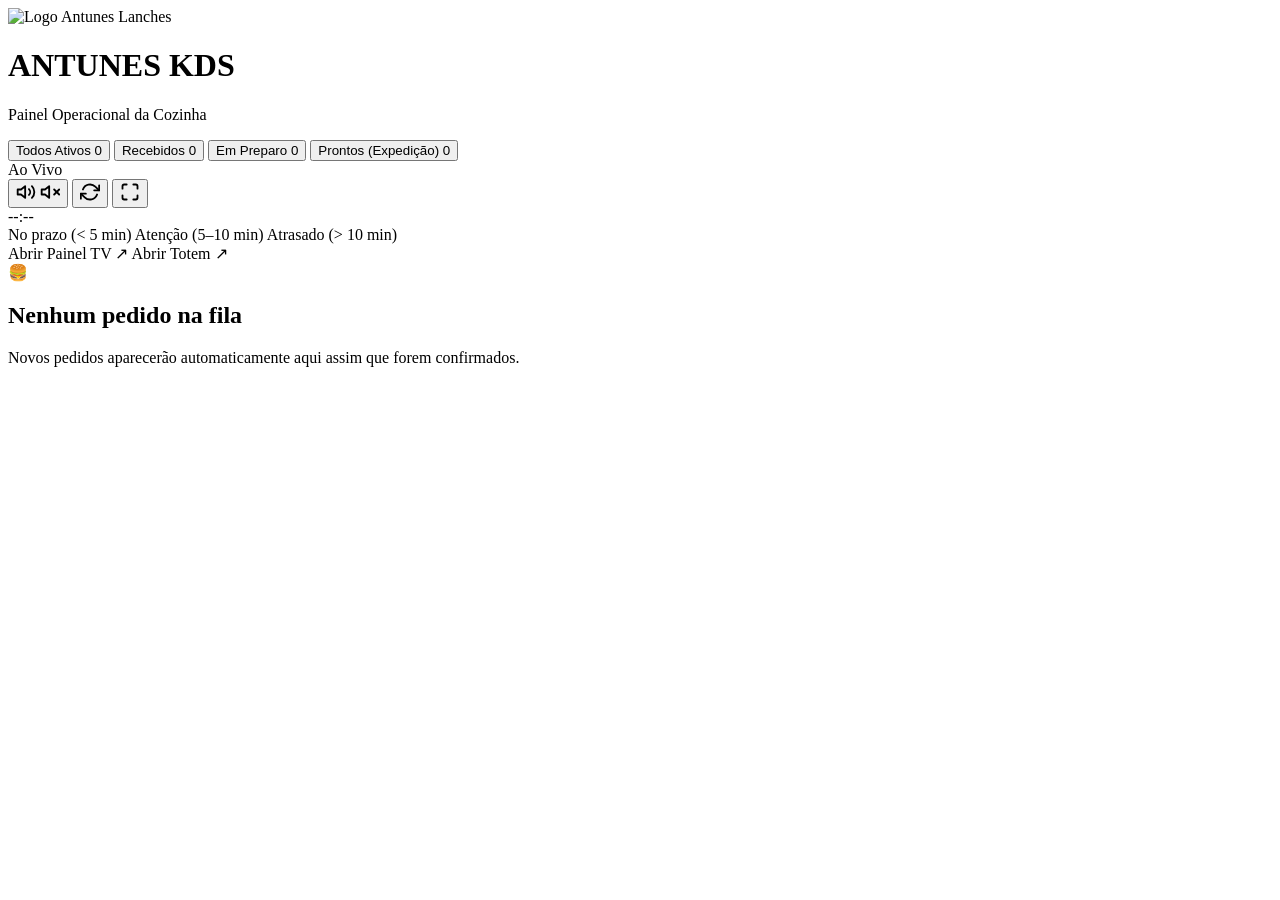
<file: src/main/resources/templates/kds/index.html>
<!DOCTYPE html>
<html lang="pt-BR" xmlns:th="http://www.thymeleaf.org">
<head>
    <meta charset="UTF-8">
    <meta name="viewport" content="width=device-width, initial-scale=1.0">
    <title>Antunes Lanches - Cozinha (KDS)</title>

    <link rel="preconnect" href="https://fonts.googleapis.com">
    <link rel="preconnect" href="https://fonts.gstatic.com" crossorigin>
    <link href="https://fonts.googleapis.com/css2?family=Poppins:wght@400;500;600;700;800;900&display=swap" rel="stylesheet">

    <link rel="stylesheet" th:href="@{/css/base.css}">
    <link rel="stylesheet" th:href="@{/css/components.css}">
    <link rel="stylesheet" th:href="@{/css/kds.css}">
    <link rel="icon" type="image/svg+xml" th:href="@{/img/logo.svg}">
</head>
<body class="kds-body">

    <!-- Cabeçalho Operacional KDS -->
    <header class="kds-header">
        <div class="kds-brand">
            <img th:src="@{/img/logo.svg}" alt="Logo Antunes Lanches" class="kds-logo">
            <div>
                <h1 class="kds-title">ANTUNES <span>KDS</span></h1>
                <p class="kds-subtitle">Painel Operacional da Cozinha</p>
            </div>
        </div>

        <!-- Filtros e Contadores em Tempo Real -->
        <nav class="kds-filters" aria-label="Filtros de Pedidos na Cozinha">
            <button type="button" class="kds-filter-btn active" data-filter="ATIVOS">
                Todos Ativos <span class="kds-count" id="count-ativos">0</span>
            </button>
            <button type="button" class="kds-filter-btn" data-filter="RECEBIDO">
                Recebidos <span class="kds-count" id="count-recebidos">0</span>
            </button>
            <button type="button" class="kds-filter-btn" data-filter="EM_PREPARO">
                Em Preparo <span class="kds-count" id="count-preparo">0</span>
            </button>
            <button type="button" class="kds-filter-btn" data-filter="PRONTO">
                Prontos (Expedição) <span class="kds-count" id="count-prontos">0</span>
            </button>
        </nav>

        <!-- Controles de Sincronização e Tela Cheia -->
        <div class="kds-controls">
            <div class="kds-status-pill" id="kds-sync-status" title="Sincronização automática a cada 3 segundos">
                <span class="kds-dot"></span>
                <span class="kds-sync-text">Ao Vivo</span>
            </div>

            <button type="button" class="kds-icon-btn" id="btn-kds-sound" title="Ativar/Desativar alerta sonoro de novos pedidos" aria-label="Alternar som">
                <svg id="icon-sound-on" width="20" height="20" viewBox="0 0 24 24" fill="none" stroke="currentColor" stroke-width="2.2" stroke-linecap="round" stroke-linejoin="round">
                    <polygon points="11 5 6 9 2 9 2 15 6 15 11 19 11 5"></polygon>
                    <path d="M19.07 4.93a10 10 0 0 1 0 14.14"></path>
                    <path d="M15.54 8.46a5 5 0 0 1 0 7.07"></path>
                </svg>
                <svg id="icon-sound-off" class="hidden" width="20" height="20" viewBox="0 0 24 24" fill="none" stroke="currentColor" stroke-width="2.2" stroke-linecap="round" stroke-linejoin="round">
                    <polygon points="11 5 6 9 2 9 2 15 6 15 11 19 11 5"></polygon>
                    <line x1="23" y1="9" x2="17" y2="15"></line>
                    <line x1="17" y1="9" x2="23" y2="15"></line>
                </svg>
            </button>

            <button type="button" class="kds-icon-btn" id="btn-kds-refresh" title="Atualizar agora" aria-label="Atualizar pedidos">
                <svg width="20" height="20" viewBox="0 0 24 24" fill="none" stroke="currentColor" stroke-width="2.2" stroke-linecap="round" stroke-linejoin="round">
                    <polyline points="23 4 23 10 17 10"></polyline>
                    <polyline points="1 20 1 14 7 14"></polyline>
                    <path d="M3.51 9a9 9 0 0 1 14.85-3.36L23 10M1 14l4.64 4.36A9 9 0 0 0 20.49 15"></path>
                </svg>
            </button>

            <button type="button" class="kds-icon-btn" id="btn-kds-fullscreen" title="Modo Tela Cheia" aria-label="Tela cheia">
                <svg width="20" height="20" viewBox="0 0 24 24" fill="none" stroke="currentColor" stroke-width="2.2" stroke-linecap="round" stroke-linejoin="round">
                    <path d="M8 3H5a2 2 0 0 0-2 2v3m18 0V5a2 2 0 0 0-2-2h-3m0 18h3a2 2 0 0 0 2-2v-3M3 16v3a2 2 0 0 0 2 2h3"></path>
                </svg>
            </button>

            <div class="kds-clock" id="kds-clock">--:--</div>
        </div>
    </header>

    <!-- Legenda de SLA -->
    <div class="kds-sla-bar">
        <div class="sla-legend">
            <span class="sla-item"><span class="sla-dot sla-verde"></span> No prazo (&lt; 5 min)</span>
            <span class="sla-item"><span class="sla-dot sla-amarelo"></span> Atenção (5–10 min)</span>
            <span class="sla-item"><span class="sla-dot sla-vermelho"></span> Atrasado (&gt; 10 min)</span>
        </div>
        <div class="kds-links">
            <a th:href="@{/painel-senhas}" target="_blank" class="kds-nav-link">Abrir Painel TV &nearr;</a>
            <a th:href="@{/totem}" target="_blank" class="kds-nav-link">Abrir Totem &nearr;</a>
        </div>
    </div>

    <!-- Área Principal de Pedidos -->
    <main class="kds-main">
        <div id="kds-grid" class="kds-grid" aria-live="polite">
            <!-- Cards renderizados dinamicamente via kds.js -->
        </div>

        <div id="kds-empty" class="kds-empty hidden">
            <div class="kds-empty-icon">🍔</div>
            <h2>Nenhum pedido na fila</h2>
            <p>Novos pedidos aparecerão automaticamente aqui assim que forem confirmados.</p>
        </div>
    </main>

    <!-- Toast de Feedback -->
    <div id="kds-toast" class="kds-toast hidden" role="status" aria-live="assertive"></div>

    <script th:src="@{/js/kds.js}"></script>
</body>
</html>
</file>
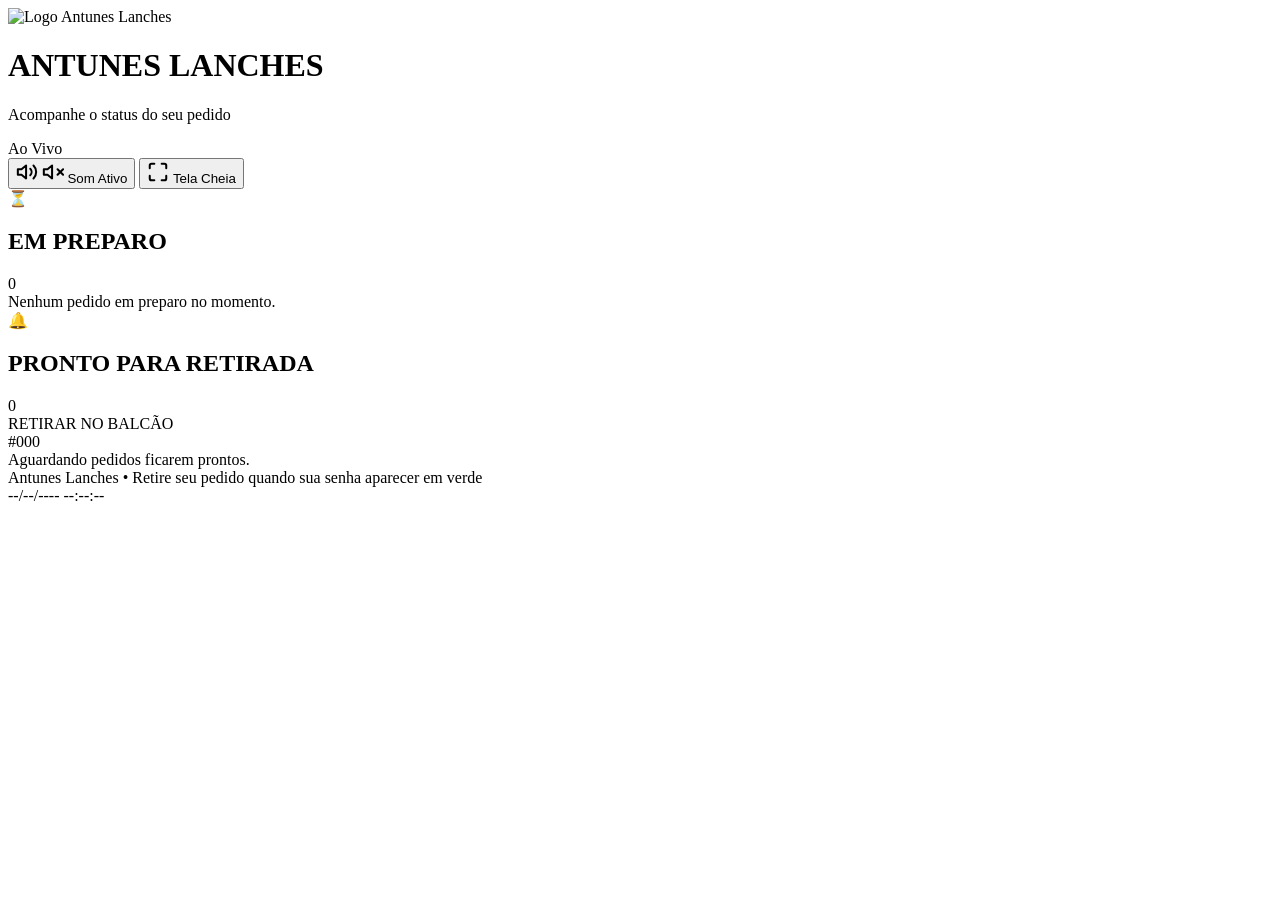
<file: src/main/resources/templates/senhas/index.html>
<!DOCTYPE html>
<html lang="pt-BR" xmlns:th="http://www.thymeleaf.org">
<head>
    <meta charset="UTF-8">
    <meta name="viewport" content="width=device-width, initial-scale=1.0">
    <title>Antunes Lanches - Painel de Senhas</title>

    <link rel="preconnect" href="https://fonts.googleapis.com">
    <link rel="preconnect" href="https://fonts.gstatic.com" crossorigin>
    <link href="https://fonts.googleapis.com/css2?family=Poppins:wght@400;500;600;700;800;900&display=swap" rel="stylesheet">

    <link rel="stylesheet" th:href="@{/css/base.css}">
    <link rel="stylesheet" th:href="@{/css/components.css}">
    <link rel="stylesheet" th:href="@{/css/painel-senhas.css}">
    <link rel="icon" type="image/svg+xml" th:href="@{/img/logo.svg}">
</head>
<body class="tv-body">

    <!-- Cabeçalho da TV -->
    <header class="tv-header">
        <div class="tv-brand">
            <img th:src="@{/img/logo.svg}" alt="Logo Antunes Lanches" class="tv-logo">
            <div>
                <h1 class="tv-title">ANTUNES <span>LANCHES</span></h1>
                <p class="tv-subtitle">Acompanhe o status do seu pedido</p>
            </div>
        </div>

        <div class="tv-controls">
            <div class="tv-status-pill" id="tv-sync-status">
                <span class="tv-dot"></span>
                <span class="tv-sync-text">Ao Vivo</span>
            </div>

            <button type="button" class="tv-ctrl-btn" id="btn-tv-sound" title="Ativar/Desativar som de chamada (Ding-dong)" aria-label="Alternar som">
                <svg id="tv-icon-sound-on" width="22" height="22" viewBox="0 0 24 24" fill="none" stroke="currentColor" stroke-width="2.2" stroke-linecap="round" stroke-linejoin="round">
                    <polygon points="11 5 6 9 2 9 2 15 6 15 11 19 11 5"></polygon>
                    <path d="M19.07 4.93a10 10 0 0 1 0 14.14"></path>
                    <path d="M15.54 8.46a5 5 0 0 1 0 7.07"></path>
                </svg>
                <svg id="tv-icon-sound-off" class="hidden" width="22" height="22" viewBox="0 0 24 24" fill="none" stroke="currentColor" stroke-width="2.2" stroke-linecap="round" stroke-linejoin="round">
                    <polygon points="11 5 6 9 2 9 2 15 6 15 11 19 11 5"></polygon>
                    <line x1="23" y1="9" x2="17" y2="15"></line>
                    <line x1="17" y1="9" x2="23" y2="15"></line>
                </svg>
                <span id="tv-sound-label">Som Ativo</span>
            </button>

            <button type="button" class="tv-ctrl-btn" id="btn-tv-fullscreen" title="Modo Tela Cheia para TV" aria-label="Tela cheia">
                <svg width="22" height="22" viewBox="0 0 24 24" fill="none" stroke="currentColor" stroke-width="2.2" stroke-linecap="round" stroke-linejoin="round">
                    <path d="M8 3H5a2 2 0 0 0-2 2v3m18 0V5a2 2 0 0 0-2-2h-3m0 18h3a2 2 0 0 0 2-2v-3M3 16v3a2 2 0 0 0 2 2h3"></path>
                </svg>
                <span>Tela Cheia</span>
            </button>
        </div>
    </header>

    <!-- Painel Principal em Duas Colunas -->
    <main class="tv-main">
        <!-- Coluna 1: Em Preparo -->
        <section class="tv-column tv-col-preparo" aria-label="Pedidos em preparo">
            <div class="tv-col-header">
                <span class="tv-col-icon">⏳</span>
                <h2>EM PREPARO</h2>
                <span class="tv-col-badge" id="tv-count-preparo">0</span>
            </div>
            <div class="tv-grid-preparo" id="tv-list-preparo" aria-live="polite">
                <!-- Senhas em preparo renderizadas via JS -->
            </div>
            <div class="tv-empty hidden" id="tv-empty-preparo">
                Nenhum pedido em preparo no momento.
            </div>
        </section>

        <!-- Coluna 2: Pronto Para Retirada -->
        <section class="tv-column tv-col-pronto" aria-label="Pedidos prontos para retirada">
            <div class="tv-col-header">
                <span class="tv-col-icon">🔔</span>
                <h2>PRONTO PARA RETIRADA</h2>
                <span class="tv-col-badge" id="tv-count-pronto">0</span>
            </div>

            <!-- Destaque da última senha chamada -->
            <div class="tv-chamada-destaque hidden" id="tv-chamada-destaque" aria-live="assertive">
                <span class="tv-destaque-label">RETIRAR NO BALCÃO</span>
                <div class="tv-destaque-senha" id="tv-destaque-senha">#000</div>
                <div class="tv-destaque-cliente" id="tv-destaque-cliente"></div>
            </div>

            <div class="tv-grid-pronto" id="tv-list-pronto" aria-live="polite">
                <!-- Senhas prontas renderizadas via JS -->
            </div>
            <div class="tv-empty hidden" id="tv-empty-pronto">
                Aguardando pedidos ficarem prontos.
            </div>
        </section>
    </main>

    <!-- Rodapé com Relógio Digital e Data -->
    <footer class="tv-footer">
        <div class="tv-footer-brand">
            <span>Antunes Lanches &bull; Retire seu pedido quando sua senha aparecer em verde</span>
        </div>
        <div class="tv-datetime">
            <span class="tv-date" id="tv-date">--/--/----</span>
            <span class="tv-clock" id="tv-clock">--:--:--</span>
        </div>
    </footer>

    <script th:src="@{/js/painel-senhas.js}"></script>
</body>
</html>
</file>
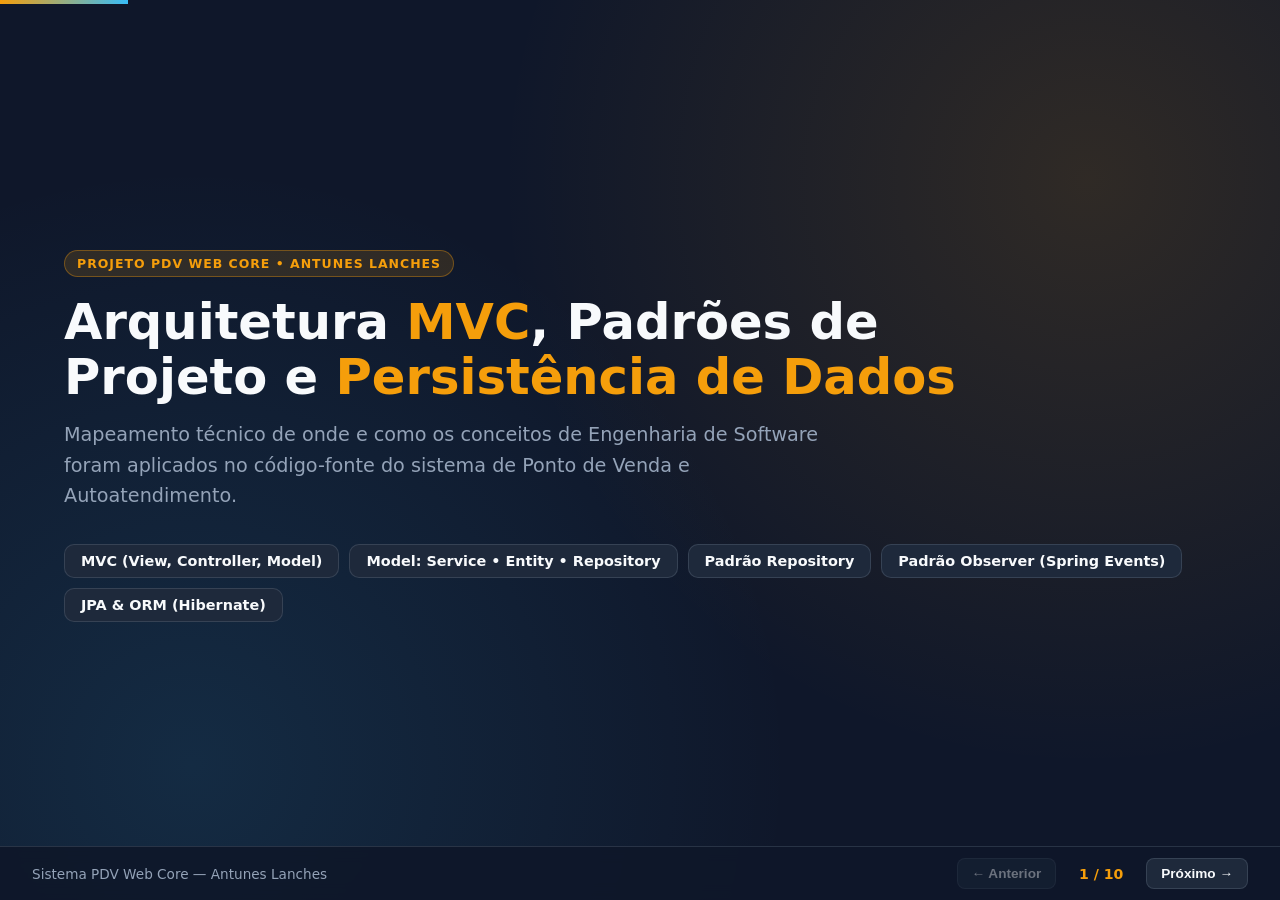
<file: apresentacao-projeto.html>
<!DOCTYPE html>
<html lang="pt-BR">
<head>
  <meta charset="UTF-8" />
  <meta name="viewport" content="width=device-width, initial-scale=1.0" />
  <title>Sistema PDV Web Core — Arquitetura, Padrões e Persistência</title>
  <style>
    :root {
      --bg-dark: #0f172a;
      --bg-card: #1e293b;
      --bg-code: #0b1120;
      --accent: #f59e0b;
      --accent-soft: rgba(245, 158, 11, 0.14);
      --blue: #38bdf8;
      --blue-soft: rgba(56, 189, 248, 0.14);
      --green: #34d399;
      --green-soft: rgba(52, 211, 153, 0.14);
      --purple: #a78bfa;
      --purple-soft: rgba(167, 139, 250, 0.14);
      --rose: #fb7185;
      --text-main: #f8fafc;
      --text-muted: #94a3b8;
      --border: rgba(148, 163, 184, 0.2);
    }

    * {
      box-sizing: border-box;
      margin: 0;
      padding: 0;
    }

    body {
      font-family: "Segoe UI", system-ui, -apple-system, Roboto, sans-serif;
      background: var(--bg-dark);
      color: var(--text-main);
      overflow: hidden;
      height: 100vh;
      width: 100vw;
    }

    /* Progress bar */
    .progress-bar {
      position: fixed;
      top: 0;
      left: 0;
      height: 4px;
      background: linear-gradient(90deg, var(--accent), var(--blue));
      transition: width 0.3s ease;
      z-index: 100;
    }

    /* Deck container */
    .deck {
      position: relative;
      width: 100vw;
      height: 100vh;
    }

    .slide {
      position: absolute;
      inset: 0;
      padding: 44px 64px 72px;
      display: flex;
      flex-direction: column;
      justify-content: flex-start;
      opacity: 0;
      pointer-events: none;
      transform: translateX(32px);
      transition: opacity 0.32s ease, transform 0.32s ease;
      overflow-y: auto;
    }

    .slide.active {
      opacity: 1;
      pointer-events: auto;
      transform: translateX(0);
    }

    /* Header of each slide */
    .slide-header {
      display: flex;
      align-items: center;
      justify-content: space-between;
      margin-bottom: 24px;
      padding-bottom: 14px;
      border-bottom: 1px solid var(--border);
    }

    .badge {
      display: inline-flex;
      align-items: center;
      gap: 8px;
      font-size: 0.78rem;
      font-weight: 700;
      text-transform: uppercase;
      letter-spacing: 0.08em;
      padding: 5px 12px;
      border-radius: 999px;
      background: var(--accent-soft);
      color: var(--accent);
      border: 1px solid rgba(245, 158, 11, 0.35);
    }

    .badge.blue {
      background: var(--blue-soft);
      color: var(--blue);
      border-color: rgba(56, 189, 248, 0.35);
    }

    .badge.green {
      background: var(--green-soft);
      color: var(--green);
      border-color: rgba(52, 211, 153, 0.35);
    }

    .badge.purple {
      background: var(--purple-soft);
      color: var(--purple);
      border-color: rgba(167, 139, 250, 0.35);
    }

    .slide-title {
      font-size: 2rem;
      font-weight: 800;
      letter-spacing: -0.02em;
      line-height: 1.2;
      margin-top: 6px;
    }

    .slide-subtitle {
      font-size: 1rem;
      color: var(--text-muted);
      margin-top: 4px;
    }

    /* Cover Slide */
    .cover-slide {
      justify-content: center;
      align-items: flex-start;
      background: radial-gradient(circle at 85% 20%, rgba(245, 158, 11, 0.14), transparent 45%),
                  radial-gradient(circle at 15% 85%, rgba(56, 189, 248, 0.12), transparent 45%);
    }

    .cover-title {
      font-size: 3.1rem;
      font-weight: 900;
      line-height: 1.12;
      margin: 18px 0 14px;
      max-width: 900px;
    }

    .cover-title span {
      color: var(--accent);
    }

    .cover-desc {
      font-size: 1.2rem;
      color: var(--text-muted);
      max-width: 760px;
      line-height: 1.6;
      margin-bottom: 32px;
    }

    .pill-row {
      display: flex;
      flex-wrap: wrap;
      gap: 10px;
    }

    .pill {
      background: var(--bg-card);
      border: 1px solid var(--border);
      padding: 8px 16px;
      border-radius: 10px;
      font-size: 0.9rem;
      font-weight: 600;
      color: var(--text-main);
    }

    /* Layouts */
    .grid-2 {
      display: grid;
      grid-template-columns: 1fr 1fr;
      gap: 20px;
      flex: 1;
      align-items: start;
    }

    .grid-3 {
      display: grid;
      grid-template-columns: repeat(3, 1fr);
      gap: 18px;
    }

    .grid-4 {
      display: grid;
      grid-template-columns: repeat(4, 1fr);
      gap: 16px;
    }

    .card {
      background: var(--bg-card);
      border: 1px solid var(--border);
      border-radius: 14px;
      padding: 20px;
    }

    .card h3 {
      font-size: 1.08rem;
      margin-bottom: 10px;
      display: flex;
      align-items: center;
      gap: 8px;
    }

    .card p, .card li {
      font-size: 0.93rem;
      line-height: 1.55;
      color: #cbd5e1;
    }

    .card ul {
      padding-left: 18px;
      display: flex;
      flex-direction: column;
      gap: 6px;
    }

    /* Code blocks */
    pre {
      background: var(--bg-code);
      border: 1px solid var(--border);
      border-radius: 12px;
      padding: 14px 16px;
      font-family: "Cascadia Code", "Fira Code", Consolas, monospace;
      font-size: 0.82rem;
      line-height: 1.5;
      color: #e2e8f0;
      overflow-x: auto;
    }

    code {
      font-family: "Cascadia Code", "Fira Code", Consolas, monospace;
      background: rgba(148, 163, 184, 0.14);
      padding: 2px 6px;
      border-radius: 5px;
      font-size: 0.86em;
      color: #fde68a;
    }

    pre code {
      background: transparent;
      padding: 0;
      color: inherit;
      font-size: inherit;
    }

    .kw { color: #c084fc; font-weight: 600; }
    .ann { color: #fbbf24; }
    .str { color: #34d399; }
    .typ { color: #38bdf8; }
    .cmt { color: #64748b; font-style: italic; }

    /* Tables */
    table {
      width: 100%;
      border-collapse: collapse;
      background: var(--bg-card);
      border-radius: 12px;
      overflow: hidden;
      border: 1px solid var(--border);
      font-size: 0.9rem;
    }

    th, td {
      padding: 12px 14px;
      text-align: left;
      border-bottom: 1px solid var(--border);
      vertical-align: top;
    }

    th {
      background: rgba(15, 23, 42, 0.7);
      color: var(--accent);
      font-weight: 700;
      font-size: 0.82rem;
      text-transform: uppercase;
      letter-spacing: 0.05em;
    }

    tr:last-child td {
      border-bottom: none;
    }

    /* Flow / Diagram boxes */
    .flow {
      display: flex;
      align-items: center;
      justify-content: space-between;
      gap: 12px;
      margin: 14px 0 20px;
    }

    .flow-box {
      flex: 1;
      background: var(--bg-card);
      border: 1px solid var(--border);
      border-radius: 12px;
      padding: 14px;
      text-align: center;
    }

    .flow-box.highlight-amber { border-color: var(--accent); background: rgba(245, 158, 11, 0.08); }
    .flow-box.highlight-blue { border-color: var(--blue); background: rgba(56, 189, 248, 0.08); }
    .flow-box.highlight-green { border-color: var(--green); background: rgba(52, 211, 153, 0.08); }
    .flow-box.highlight-purple { border-color: var(--purple); background: rgba(167, 139, 250, 0.08); }

    .flow-arrow {
      font-size: 1.5rem;
      color: var(--text-muted);
      font-weight: 700;
      flex: 0 0 auto;
    }

    .tag-list {
      display: flex;
      flex-wrap: wrap;
      gap: 6px;
      margin-top: 8px;
    }

    .tag {
      font-size: 0.76rem;
      padding: 3px 8px;
      border-radius: 6px;
      background: rgba(255, 255, 255, 0.06);
      border: 1px solid var(--border);
      color: #e2e8f0;
      font-family: "Cascadia Code", Consolas, monospace;
    }

    .callout {
      margin-top: 14px;
      padding: 12px 16px;
      border-radius: 10px;
      border-left: 4px solid var(--accent);
      background: rgba(245, 158, 11, 0.09);
      font-size: 0.92rem;
      color: #fde68a;
    }

    .callout.blue {
      border-left-color: var(--blue);
      background: rgba(56, 189, 248, 0.09);
      color: #bae6fd;
    }

    .callout.green {
      border-left-color: var(--green);
      background: rgba(52, 211, 153, 0.09);
      color: #a7f3d0;
    }

    /* Footer Navigation */
    .nav-bar {
      position: fixed;
      bottom: 0;
      left: 0;
      right: 0;
      height: 54px;
      background: rgba(15, 23, 42, 0.92);
      backdrop-filter: blur(8px);
      border-top: 1px solid var(--border);
      display: flex;
      align-items: center;
      justify-content: space-between;
      padding: 0 32px;
      z-index: 90;
    }

    .nav-info {
      font-size: 0.85rem;
      color: var(--text-muted);
    }

    .nav-controls {
      display: flex;
      align-items: center;
      gap: 10px;
    }

    .btn {
      background: var(--bg-card);
      color: var(--text-main);
      border: 1px solid var(--border);
      padding: 7px 14px;
      border-radius: 8px;
      font-size: 0.85rem;
      font-weight: 600;
      cursor: pointer;
      transition: background 0.2s, border-color 0.2s;
    }

    .btn:hover:not(:disabled) {
      background: #283548;
      border-color: var(--accent);
    }

    .btn:disabled {
      opacity: 0.4;
      cursor: not-allowed;
    }

    .slide-counter {
      font-size: 0.88rem;
      font-weight: 700;
      min-width: 70px;
      text-align: center;
      color: var(--accent);
    }

    @media print {
      body { overflow: visible; height: auto; }
      .nav-bar, .progress-bar { display: none; }
      .slide {
        position: static;
        opacity: 1;
        transform: none;
        pointer-events: auto;
        page-break-after: always;
        min-height: 100vh;
      }
    }
  </style>
</head>
<body>
  <div class="progress-bar" id="progressBar"></div>

  <main class="deck" id="deck">
    <!-- SLIDE 1: CAPA -->
    <section class="slide cover-slide active">
      <span class="badge">Projeto PDV Web Core • Antunes Lanches</span>
      <h1 class="cover-title">
        Arquitetura <span>MVC</span>, Padrões de Projeto e <span>Persistência de Dados</span>
      </h1>
      <p class="cover-desc">
        Mapeamento técnico de onde e como os conceitos de Engenharia de Software foram aplicados no código-fonte do sistema de Ponto de Venda e Autoatendimento.
      </p>
      <div class="pill-row">
        <div class="pill">MVC (View, Controller, Model)</div>
        <div class="pill">Model: Service • Entity • Repository</div>
        <div class="pill">Padrão Repository</div>
        <div class="pill">Padrão Observer (Spring Events)</div>
        <div class="pill">JPA &amp; ORM (Hibernate)</div>
      </div>
    </section>

    <!-- SLIDE 2: VISÃO GERAL E STACK -->
    <section class="slide">
      <div class="slide-header">
        <div>
          <span class="badge">Visão Geral</span>
          <h2 class="slide-title">Contexto do Sistema e Stack Tecnológica</h2>
          <p class="slide-subtitle">Monolito modular em Spring Boot 3.3.5 com Java 17 atendendo 4 frentes operacionais</p>
        </div>
      </div>

      <div class="grid-4" style="margin-bottom: 18px;">
        <div class="card">
          <h3>🍔 Totem</h3>
          <p>Autoatendimento touch: categorias, customização de lanches, carrinho, PIX/Cartão e emissão de senha.</p>
          <div class="tag-list"><span class="tag">/totem</span><span class="tag">TotemController</span></div>
        </div>
        <div class="card">
          <h3>👨‍🍳 Cozinha (KDS)</h3>
          <p>Fila em tempo real com transição de status: <code>RECEBIDO</code> → <code>EM_PREPARO</code> → <code>PRONTO</code> → <code>ENTREGUE</code>.</p>
          <div class="tag-list"><span class="tag">/kds</span><span class="tag">KdsController</span></div>
        </div>
        <div class="card">
          <h3>📺 Painel de Senhas</h3>
          <p>Display de salão para acompanhamento das senhas diárias em preparo e prontas para retirada.</p>
          <div class="tag-list"><span class="tag">/painel-senhas</span><span class="tag">PainelSenhasController</span></div>
        </div>
        <div class="card">
          <h3>📊 Administrativo</h3>
          <p>CRUD de produtos, categorias, adicionais, controle de estoque e relatórios de fechamento.</p>
          <div class="tag-list"><span class="tag">/admin</span><span class="tag">Admin*Controller</span></div>
        </div>
      </div>

      <div class="card">
        <h3>⚙️ Tecnologias Principais (<code>pom.xml</code>)</h3>
        <div class="grid-3" style="margin-top: 10px;">
          <div>
            <strong>Back-End &amp; Web</strong>
            <ul>
              <li>Java 17 (Records, Switch Expressions)</li>
              <li><code>spring-boot-starter-web</code> (Spring MVC)</li>
              <li><code>spring-boot-starter-validation</code></li>
            </ul>
          </div>
          <div>
            <strong>Front-End (Views)</strong>
            <ul>
              <li><code>spring-boot-starter-thymeleaf</code></li>
              <li>HTML5 + CSS3 moderno + Vanilla JS</li>
              <li>ZXing (geração de QR Code PIX)</li>
            </ul>
          </div>
          <div>
            <strong>Persistência &amp; Banco</strong>
            <ul>
              <li><code>spring-boot-starter-data-jpa</code></li>
              <li>Hibernate (provedor ORM / JPA)</li>
              <li>H2 (perfil <code>dev</code>) e PostgreSQL (<code>prod</code>)</li>
            </ul>
          </div>
        </div>
      </div>
    </section>

    <!-- SLIDE 3: ARQUITETURA MVC + DECOMPOSIÇÃO DO MODEL -->
    <section class="slide">
      <div class="slide-header">
        <div>
          <span class="badge blue">Arquitetura MVC</span>
          <h2 class="slide-title">MVC com Decomposição Rígida do Model</h2>
          <p class="slide-subtitle">Separação estrita de responsabilidades entre apresentação, controle HTTP e as 3 subcamadas do Model</p>
        </div>
      </div>

      <div class="flow">
        <div class="flow-box highlight-amber">
          <strong>1. VIEW</strong>
          <p style="font-size:0.84rem; color:#cbd5e1; margin-top:4px;">Thymeleaf + CSS/JS<br/><code>templates/</code> e <code>static/</code></p>
        </div>
        <div class="flow-arrow">⇄</div>
        <div class="flow-box highlight-blue">
          <strong>2. CONTROLLER</strong>
          <p style="font-size:0.84rem; color:#cbd5e1; margin-top:4px;">Spring MVC / REST<br/><code>controller/*.java</code></p>
        </div>
        <div class="flow-arrow">⇄</div>
        <div class="flow-box highlight-green" style="flex: 2.2;">
          <strong>3. MODEL (Decomposto em 3 Subcamadas)</strong>
          <div style="display:flex; gap:8px; margin-top:8px; font-size:0.8rem;">
            <div style="flex:1; background:rgba(15,23,42,0.6); padding:8px; border-radius:8px;">
              <strong>Service</strong><br/>Regras &amp; <code>@Transactional</code>
            </div>
            <div style="flex:1; background:rgba(15,23,42,0.6); padding:8px; border-radius:8px;">
              <strong>Repository</strong><br/>Spring Data JPA
            </div>
            <div style="flex:1; background:rgba(15,23,42,0.6); padding:8px; border-radius:8px;">
              <strong>Entity</strong><br/>Domínio &amp; JPA
            </div>
          </div>
        </div>
      </div>

      <table>
        <thead>
          <tr>
            <th>Camada / Subcamada</th>
            <th>Responsabilidade no Projeto</th>
            <th>Anti-Pattern Evitado</th>
          </tr>
        </thead>
        <tbody>
          <tr>
            <td><strong>View</strong></td>
            <td>Renderizar telas responsivas e capturar interações do usuário.</td>
            <td>Não acessa banco de dados nem calcula totais/regras de negócio.</td>
          </tr>
          <tr>
            <td><strong>Controller</strong></td>
            <td>Mapear rotas HTTP, validar DTOs (<code>@Valid</code>) e delegar ao Service.</td>
            <td>Sem SQL/JPQL, sem <code>EntityManager</code> e sem regra de negócio (God Controller).</td>
          </tr>
          <tr>
            <td><strong>Model → Service</strong></td>
            <td>Orquestrar casos de uso, transações e publicar eventos Observer.</td>
            <td>Não importa pacotes de View/HTTP nem depende de detalhes de UI.</td>
          </tr>
          <tr>
            <td><strong>Model → Repository</strong></td>
            <td>Executar operações CRUD e consultas tipadas via Spring Data JPA.</td>
            <td>Não contém regras de negócio nem dispara notificações.</td>
          </tr>
          <tr>
            <td><strong>Model → Entity</strong></td>
            <td>Representar estado e relacionamentos do domínio com mapeamento JPA.</td>
            <td>Não chama Services nem executa persistência própria (sem Active Record).</td>
          </tr>
        </tbody>
      </table>
    </section>

    <!-- SLIDE 4: CAMADA VIEW -->
    <section class="slide">
      <div class="slide-header">
        <div>
          <span class="badge">MVC • Camada View</span>
          <h2 class="slide-title">Camada View: Templates Thymeleaf e Assets Estáticos</h2>
          <p class="slide-subtitle">Localizada em <code>src/main/resources/templates/</code> e <code>src/main/resources/static/</code></p>
        </div>
      </div>

      <div class="grid-2">
        <div class="card">
          <h3>📄 Templates Thymeleaf (<code>templates/</code>)</h3>
          <ul>
            <li><strong>Fragments reutilizáveis (<code>layout/</code>):</strong> <code>header.html</code> e <code>footer.html</code> padronizam cabeçalho e rodapé.</li>
            <li><strong>Totem (<code>totem/index.html</code>):</strong> Recebe do Controller <code>categorias</code>, <code>produtos</code> e <code>tipoConsumo</code> via <code>Model</code> do Spring MVC.</li>
            <li><strong>Cozinha (<code>kds/index.html</code>):</strong> Renderiza a fila de preparo por status.</li>
            <li><strong>Salão (<code>senhas/index.html</code>):</strong> Exibe senhas em preparo e prontas.</li>
            <li><strong>Admin (<code>admin/index.html</code>):</strong> Painel de gestão de cardápio, estoque e relatórios.</li>
          </ul>
        </div>

        <div class="card">
          <h3>🎨 Estáticos &amp; Interatividade (<code>static/</code>)</h3>
          <ul>
            <li><strong>Estilos (<code>static/css/</code>):</strong> Layout responsivo com CSS moderno e variáveis customizadas.</li>
            <li><strong>Scripts (<code>static/js/</code>):</strong> <code>totem.js</code>, <code>kds.js</code>, <code>painel-senhas.js</code> e <code>admin.js</code> consomem as APIs REST via <code>fetch</code> para atualização dinâmica sem acoplamento ao banco.</li>
            <li><strong>Mídia (<code>static/img/</code>):</strong> Logotipo e ilustrações SVG dos produtos (<code>burger-hero.svg</code>, <code>fries.svg</code>, <code>drink.svg</code>, etc.).</li>
          </ul>
          <div class="callout" style="margin-top: 14px;">
            <strong>Separação estrita:</strong> O JavaScript da View apenas envia DTOs JSON e exibe o resultado validado e calculado pelo servidor.
          </div>
        </div>
      </div>
    </section>

    <!-- SLIDE 5: CAMADA CONTROLLER -->
    <section class="slide">
      <div class="slide-header">
        <div>
          <span class="badge blue">MVC • Camada Controller</span>
          <h2 class="slide-title">Camada Controller: Roteamento MVC e APIs REST</h2>
          <p class="slide-subtitle">Pacote <code>com.restaurante.pdv.controller</code> — Entrada HTTP, validação com <code>@Valid</code> e delegação</p>
        </div>
      </div>

      <div class="grid-2">
        <div>
          <div class="card" style="margin-bottom: 16px;">
            <h3>🖥️ Controllers de View (<code>@Controller</code>)</h3>
            <ul>
              <li><code>TotemViewController</code>: Rotas <code>/</code>, <code>/totem</code>, <code>/totem/cardapio</code> e sessão do cliente.</li>
              <li><code>KdsViewController</code>: Renderiza <code>kds/index</code>.</li>
              <li><code>AdminViewController</code>: Renderiza <code>admin/index</code>.</li>
            </ul>
          </div>
          <div class="card">
            <h3>🔌 Controllers REST (<code>@RestController</code>)</h3>
            <ul>
              <li><code>TotemController</code> &amp; <code>PedidoController</code>: Criação e consulta de pedidos.</li>
              <li><code>PagamentoController</code>: Cobrança PIX e simulação de cartão.</li>
              <li><code>KdsController</code> &amp; <code>PainelSenhasController</code>: Fluxo da cozinha e painel.</li>
              <li><code>AdminProdutoController</code>, <code>AdminCategoriaController</code>, <code>AdminOpcaoAdicionalController</code>, <code>AdminRelatorioController</code>.</li>
            </ul>
          </div>
        </div>

        <div>
          <pre><code><span class="ann">@Controller</span>
<span class="kw">public class</span> <span class="typ">TotemViewController</span> {
    <span class="kw">private final</span> <span class="typ">CategoriaService</span> categoriaService;
    <span class="kw">private final</span> <span class="typ">ProdutoService</span> produtoService;

    <span class="ann">@GetMapping</span>(<span class="str">"/totem"</span>)
    <span class="kw">public</span> <span class="typ">String</span> totem(<span class="typ">Model</span> model, <span class="typ">HttpSession</span> session) {
        carregarDadosCardapio(model, session);
        <span class="kw">return</span> <span class="str">"totem/index"</span>; <span class="cmt">// View Thymeleaf</span>
    }

    <span class="kw">private void</span> carregarDadosCardapio(<span class="typ">Model</span> model, <span class="typ">HttpSession</span> s) {
        model.addAttribute(<span class="str">"categorias"</span>, categoriaService.buscarAtivas());
        model.addAttribute(<span class="str">"produtos"</span>, produtoService.buscarAtivos());
    }
}</code></pre>
          <div class="callout blue">
            <strong>Proteção por DTOs:</strong> Os controllers recebem DTOs (<code>dto/request/</code>) com Bean Validation (<code>@Valid</code>) e retornam DTOs higienizados (<code>dto/response/</code>), nunca expondo entidades JPA diretamente. Erros são tratados globalmente pelo <code>GlobalExceptionHandler</code>.
          </div>
        </div>
      </div>
    </section>

    <!-- SLIDE 6: MODEL (SERVICE, ENTITY, REPOSITORY) -->
    <section class="slide">
      <div class="slide-header">
        <div>
          <span class="badge green">MVC • Camada Model</span>
          <h2 class="slide-title">Subcamadas do Model: Service, Entity e Repository</h2>
          <p class="slide-subtitle">Pacote <code>com.restaurante.pdv.model</code> dividido em 3 responsabilidades independentes</p>
        </div>
      </div>

      <div class="grid-3">
        <div class="card" style="border-top: 3px solid var(--green);">
          <h3>🧠 Service (<code>model.service</code>)</h3>
          <p>Centraliza regras de negócio, cálculos monetários com <code>BigDecimal</code>, transações (<code>@Transactional</code>) e eventos.</p>
          <ul style="margin-top: 10px;">
            <li><code>PedidoService</code>: Valida estoque, calcula subtotais, gera senha e publica eventos.</li>
            <li><code>ProdutoService</code>: CRUD e controle de estoque.</li>
            <li><code>PagamentoService</code> &amp; <code>PixEmvService</code>: Processamento de pagamentos e payload PIX.</li>
            <li><code>RelatorioService</code>: Fechamento de caixa.</li>
            <li><code>SenhaSequencialService</code>: Senha diária thread-safe.</li>
          </ul>
        </div>

        <div class="card" style="border-top: 3px solid var(--blue);">
          <h3>📦 Entity (<code>model.entity</code>)</h3>
          <p>Objetos de domínio puro mapeados para o banco relacional via JPA.</p>
          <ul style="margin-top: 10px;">
            <li><code>Categoria</code> &amp; <code>Produto</code></li>
            <li><code>OpcaoAdicional</code> (customização)</li>
            <li><code>Pedido</code>, <code>ItemPedido</code>, <code>ItemPedidoOpcao</code></li>
            <li><code>CobrancaPix</code></li>
            <li><strong>Enums:</strong> <code>StatusPedido</code>, <code>FormaPagamento</code>, <code>TipoConsumo</code>, <code>TipoOpcao</code></li>
          </ul>
        </div>

        <div class="card" style="border-top: 3px solid var(--purple);">
          <h3>🗄️ Repository (<code>model.repository</code>)</h3>
          <p>Interfaces de acesso a dados estendendo <code>JpaRepository&lt;T, ID&gt;</code>.</p>
          <ul style="margin-top: 10px;">
            <li><code>ProdutoRepository</code></li>
            <li><code>PedidoRepository</code></li>
            <li><code>CategoriaRepository</code></li>
            <li><code>OpcaoAdicionalRepository</code></li>
            <li><code>ItemPedidoRepository</code></li>
            <li><code>CobrancaPixRepository</code></li>
          </ul>
        </div>
      </div>

      <div class="callout green">
        <strong>Benefício da Decomposição:</strong> Alterar uma regra de cálculo de combo impacta apenas o <code>Service</code>; alterar um índice ou consulta SQL impacta apenas o <code>Repository</code>; alterar atributos de domínio fica isolado na <code>Entity</code>.
      </div>
    </section>

    <!-- SLIDE 7: PADRÃO REPOSITORY -->
    <section class="slide">
      <div class="slide-header">
        <div>
          <span class="badge purple">Padrão de Projeto</span>
          <h2 class="slide-title">Padrão Repository na Prática</h2>
          <p class="slide-subtitle">Abstração da camada de persistência com Spring Data JPA e Inversão de Dependência (DIP)</p>
        </div>
      </div>

      <div class="grid-2">
        <div class="card">
          <h3>🎯 Por que e onde foi utilizado?</h3>
          <ul>
            <li>Os Services (ex: <code>PedidoService</code>, <code>ProdutoService</code>) dependem apenas de <strong>interfaces</strong> (<code>PedidoRepository</code>, <code>ProdutoRepository</code>), nunca de JDBC ou <code>EntityManager</code> direto.</li>
            <li>O Spring Data JPA gera em tempo de execução as implementações CRUD (<code>save</code>, <code>findById</code>, <code>delete</code>).</li>
            <li><strong>Derived Queries:</strong> Métodos cujo nome gera SQL automaticamente (<code>findByCategoriaIdAndAtivoTrue</code>).</li>
            <li><strong>Consultas JPQL (<code>@Query</code>):</strong> Agregações analíticas e relatórios em <code>PedidoRepository</code>.</li>
          </ul>
        </div>

        <div>
          <pre><code><span class="ann">@Repository</span>
<span class="kw">public interface</span> <span class="typ">ProdutoRepository</span> <span class="kw">extends</span> <span class="typ">JpaRepository</span>&lt;<span class="typ">Produto</span>, <span class="typ">Long</span>&gt; {
    <span class="typ">List</span>&lt;<span class="typ">Produto</span>&gt; findByAtivoTrue();
    <span class="typ">List</span>&lt;<span class="typ">Produto</span>&gt; findByCategoriaIdAndAtivoTrue(<span class="typ">Long</span> categoriaId);
    <span class="kw">boolean</span> existsByNomeIgnoreCase(<span class="typ">String</span> nome);
}

<span class="ann">@Repository</span>
<span class="kw">public interface</span> <span class="typ">PedidoRepository</span> <span class="kw">extends</span> <span class="typ">JpaRepository</span>&lt;<span class="typ">Pedido</span>, <span class="typ">Long</span>&gt; {
    <span class="typ">List</span>&lt;<span class="typ">Pedido</span>&gt; findByStatusInOrderByDataHoraAsc(<span class="typ">Collection</span>&lt;<span class="typ">StatusPedido</span>&gt; s);

    <span class="ann">@Query</span>(<span class="str">"SELECT COUNT(p), COALESCE(SUM(p.valorTotal), 0) FROM Pedido p "</span> +
           <span class="str">"WHERE p.pago = true AND p.dataHora &gt;= :inicio AND p.dataHora &lt;= :fim"</span>)
    <span class="typ">List</span>&lt;<span class="typ">Object</span>[]&gt; somarFaturamentoEPedidosPorPeriodo(
            <span class="ann">@Param</span>(<span class="str">"inicio"</span>) <span class="typ">LocalDateTime</span> inicio,
            <span class="ann">@Param</span>(<span class="str">"fim"</span>) <span class="typ">LocalDateTime</span> fim);
}</code></pre>
        </div>
      </div>
    </section>

    <!-- SLIDE 8: PADRÃO OBSERVER -->
    <section class="slide">
      <div class="slide-header">
        <div>
          <span class="badge">Padrão de Projeto</span>
          <h2 class="slide-title">Padrão Observer com Spring Events</h2>
          <p class="slide-subtitle">Desacoplamento reativo entre o núcleo de pedidos e os módulos de Cozinha (KDS), Comprovante e Estoque</p>
        </div>
      </div>

      <div class="flow">
        <div class="flow-box highlight-amber">
          <strong>Subject / Publisher</strong>
          <p style="font-size:0.84rem; color:#cbd5e1; margin-top:4px;"><code>PedidoService</code><br/><code>ApplicationEventPublisher</code></p>
        </div>
        <div class="flow-arrow">→</div>
        <div class="flow-box highlight-blue">
          <strong>Eventos Imutáveis</strong>
          <p style="font-size:0.84rem; color:#cbd5e1; margin-top:4px;"><code>PedidoCriadoEvent</code> (record)<br/><code>PedidoStatusAlteradoEvent</code></p>
        </div>
        <div class="flow-arrow">→</div>
        <div class="flow-box highlight-green" style="flex: 1.7;">
          <strong>Observers (<code>@EventListener</code>)</strong>
          <p style="font-size:0.82rem; color:#cbd5e1; margin-top:4px; text-align:left; padding-left:10px;">
            • <code>CozinhaObserverListener</code> (fila KDS)<br/>
            • <code>NotificacaoComprovanteListener</code> (senha)<br/>
            • <code>EstoqueEventListener</code> (reconciliação)
          </p>
        </div>
      </div>

      <div class="grid-2">
        <pre><code><span class="cmt">// Evento imutável em com.restaurante.pdv.event</span>
<span class="kw">public record</span> <span class="typ">PedidoCriadoEvent</span>(
    <span class="typ">Long</span> pedidoId,
    <span class="typ">Integer</span> numeroSenha,
    <span class="typ">LocalDateTime</span> dataHora,
    <span class="typ">BigDecimal</span> valorTotal,
    <span class="typ">String</span> nomeCliente,
    <span class="typ">String</span> cpfCliente
) <span class="kw">implements</span> <span class="typ">Serializable</span> {}</code></pre>

        <pre><code><span class="cmt">// Observer em com.restaurante.pdv.event.listener</span>
<span class="ann">@Component</span>
<span class="kw">public class</span> <span class="typ">CozinhaObserverListener</span> <span class="kw">implements</span> <span class="typ">KdsEventListener</span> {

    <span class="ann">@Override</span>
    <span class="ann">@EventListener</span>
    <span class="kw">public void</span> onPedidoCriado(<span class="typ">PedidoCriadoEvent</span> event) {
        filaPedidosCozinha.add(event.getPedidoId());
        log.info(<span class="str">"[KDS-COZINHA] Pedido #{} enfileirado"</span>, event.getPedidoId());
    }
}</code></pre>
      </div>
    </section>

    <!-- SLIDE 9: PERSISTÊNCIA COM JPA E ORM (HIBERNATE) -->
    <section class="slide">
      <div class="slide-header">
        <div>
          <span class="badge purple">Persistência de Dados</span>
          <h2 class="slide-title">JPA e ORM (Hibernate) no Mapeamento Relacional</h2>
          <p class="slide-subtitle">Como objetos Java viram tabelas relacionais com integridade transacional e concorrência otimista</p>
        </div>
      </div>

      <div class="grid-2">
        <div>
          <pre><code><span class="ann">@Entity</span>
<span class="ann">@Table</span>(name = <span class="str">"produtos"</span>, indexes = {
    <span class="ann">@Index</span>(name = <span class="str">"idx_produto_categoria"</span>, columnList = <span class="str">"categoria_id"</span>)
})
<span class="kw">public class</span> <span class="typ">Produto</span> <span class="kw">implements</span> <span class="typ">Serializable</span> {
    <span class="ann">@Id</span>
    <span class="ann">@GeneratedValue</span>(strategy = <span class="typ">GenerationType</span>.IDENTITY)
    <span class="kw">private</span> <span class="typ">Long</span> id;

    <span class="ann">@Column</span>(nullable = <span class="kw">false</span>, precision = <span class="num">10</span>, scale = <span class="num">2</span>)
    <span class="kw">private</span> <span class="typ">BigDecimal</span> preco;

    <span class="ann">@Version</span> <span class="cmt">// Concorrência Otimista contra race conditions</span>
    <span class="kw">private</span> <span class="typ">Long</span> version;

    <span class="ann">@ManyToOne</span>(fetch = <span class="typ">FetchType</span>.LAZY)
    <span class="ann">@JoinColumn</span>(name = <span class="str">"categoria_id"</span>, nullable = <span class="kw">false</span>)
    <span class="kw">private</span> <span class="typ">Categoria</span> categoria;
}</code></pre>
        </div>

        <div class="card">
          <h3>🔧 Papéis na Persistência</h3>
          <ul>
            <li><strong>JPA (Especificação):</strong> Define o contrato padrão (<code>jakarta.persistence.*</code>) com <code>@Entity</code>, <code>@Table</code>, <code>@ManyToOne</code>, <code>@ManyToMany</code> e <code>@Version</code>.</li>
            <li><strong>Hibernate (ORM):</strong> Motor que gera o DDL e traduz objetos Java para SQL no <strong>H2</strong> (<code>dev</code>) ou <strong>PostgreSQL</strong> (<code>prod</code>).</li>
            <li><strong>Configuração (<code>application-dev.yml</code>):</strong>
              <code>ddl-auto: update</code>, <code>show-sql: true</code>, <code>open-in-view: false</code> (evita lazy-loading na View).</li>
            <li><strong>Concorrência Otimista (<code>@Version</code>):</strong> Garante que duas compras simultâneas do último item em estoque não gerem saldo negativo.</li>
            <li><strong>Atomicidade (<code>@Transactional</code>):</strong> Em <code>PedidoService</code>, criação do pedido + itens + baixa de estoque ocorrem em transação única.</li>
          </ul>
        </div>
      </div>
    </section>

    <!-- SLIDE 10: SÍNTESE -->
    <section class="slide">
      <div class="slide-header">
        <div>
          <span class="badge green">Resumo Executivo</span>
          <h2 class="slide-title">Mapa Conceitual: Da Teoria ao Código</h2>
          <p class="slide-subtitle">Síntese de onde cada conceito foi aplicado no repositório <code>projeto-pdv</code></p>
        </div>
      </div>

      <table>
        <thead>
          <tr>
            <th>Conceito</th>
            <th>Onde está implementado</th>
            <th>Impacto na Qualidade do Sistema</th>
          </tr>
        </thead>
        <tbody>
          <tr>
            <td><strong>MVC — View</strong></td>
            <td><code>src/main/resources/templates/**</code> e <code>static/**</code></td>
            <td>Interface responsiva desacoplada de banco de dados e regras de negócio.</td>
          </tr>
          <tr>
            <td><strong>MVC — Controller</strong></td>
            <td><code>com.restaurante.pdv.controller.*</code></td>
            <td>Validação sintática com DTOs/<code>@Valid</code> e roteamento limpo MVC/REST.</td>
          </tr>
          <tr>
            <td><strong>MVC — Model (Service)</strong></td>
            <td><code>com.restaurante.pdv.model.service.*</code></td>
            <td>Regras centralizadas, transações ACID (<code>@Transactional</code>) e testabilidade.</td>
          </tr>
          <tr>
            <td><strong>MVC — Model (Entity)</strong></td>
            <td><code>com.restaurante.pdv.model.entity.*</code></td>
            <td>Domínio rico e tipado (<code>BigDecimal</code>, Enums) sem acoplamento de persistência.</td>
          </tr>
          <tr>
            <td><strong>Padrão Repository</strong></td>
            <td><code>com.restaurante.pdv.model.repository.*</code></td>
            <td>Desacoplamento de SQL/JPQL e reutilização via Spring Data JPA.</td>
          </tr>
          <tr>
            <td><strong>Padrão Observer</strong></td>
            <td><code>event.*</code> + <code>event.listener.*</code> + <code>PedidoService</code></td>
            <td>Extensibilidade reativa (KDS, Comprovante, Estoque) sem acoplamento direto.</td>
          </tr>
          <tr>
            <td><strong>JPA &amp; ORM (Hibernate)</strong></td>
            <td>Anotações <code>jakarta.persistence</code> + <code>application-*.yml</code></td>
            <td>Portabilidade H2/PostgreSQL, índices, lazy loading e lock otimista (<code>@Version</code>).</td>
          </tr>
        </tbody>
      </table>

      <div class="callout blue" style="margin-top: 18px;">
        <strong>Dica de navegação:</strong> Use as setas <strong>← / →</strong> ou <strong>Espaço</strong> para navegar entre os slides, ou pressione <strong>Ctrl + P</strong> para exportar em PDF.
      </div>
    </section>
  </main>

  <footer class="nav-bar">
    <div class="nav-info">Sistema PDV Web Core — Antunes Lanches</div>
    <div class="nav-controls">
      <button class="btn" id="prevBtn" onclick="changeSlide(-1)">← Anterior</button>
      <span class="slide-counter" id="slideCounter">1 / 10</span>
      <button class="btn" id="nextBtn" onclick="changeSlide(1)">Próximo →</button>
    </div>
  </footer>

  <script>
    const slides = Array.from(document.querySelectorAll('.slide'));
    const counter = document.getElementById('slideCounter');
    const progressBar = document.getElementById('progressBar');
    const prevBtn = document.getElementById('prevBtn');
    const nextBtn = document.getElementById('nextBtn');
    let current = 0;

    function renderSlide(index) {
      current = Math.max(0, Math.min(index, slides.length - 1));
      slides.forEach((s, i) => s.classList.toggle('active', i === current));
      counter.textContent = `${current + 1} / ${slides.length}`;
      progressBar.style.width = `${((current + 1) / slides.length) * 100}%`;
      prevBtn.disabled = current === 0;
      nextBtn.disabled = current === slides.length - 1;
    }

    function changeSlide(delta) {
      renderSlide(current + delta);
    }

    document.addEventListener('keydown', (e) => {
      if (e.key === 'ArrowRight' || e.key === ' ' || e.key === 'PageDown') {
        e.preventDefault();
        changeSlide(1);
      } else if (e.key === 'ArrowLeft' || e.key === 'PageUp') {
        e.preventDefault();
        changeSlide(-1);
      } else if (e.key === 'Home') {
        renderSlide(0);
      } else if (e.key === 'End') {
        renderSlide(slides.length - 1);
      }
    });

    renderSlide(0);
  </script>
</body>
</html>
</file>
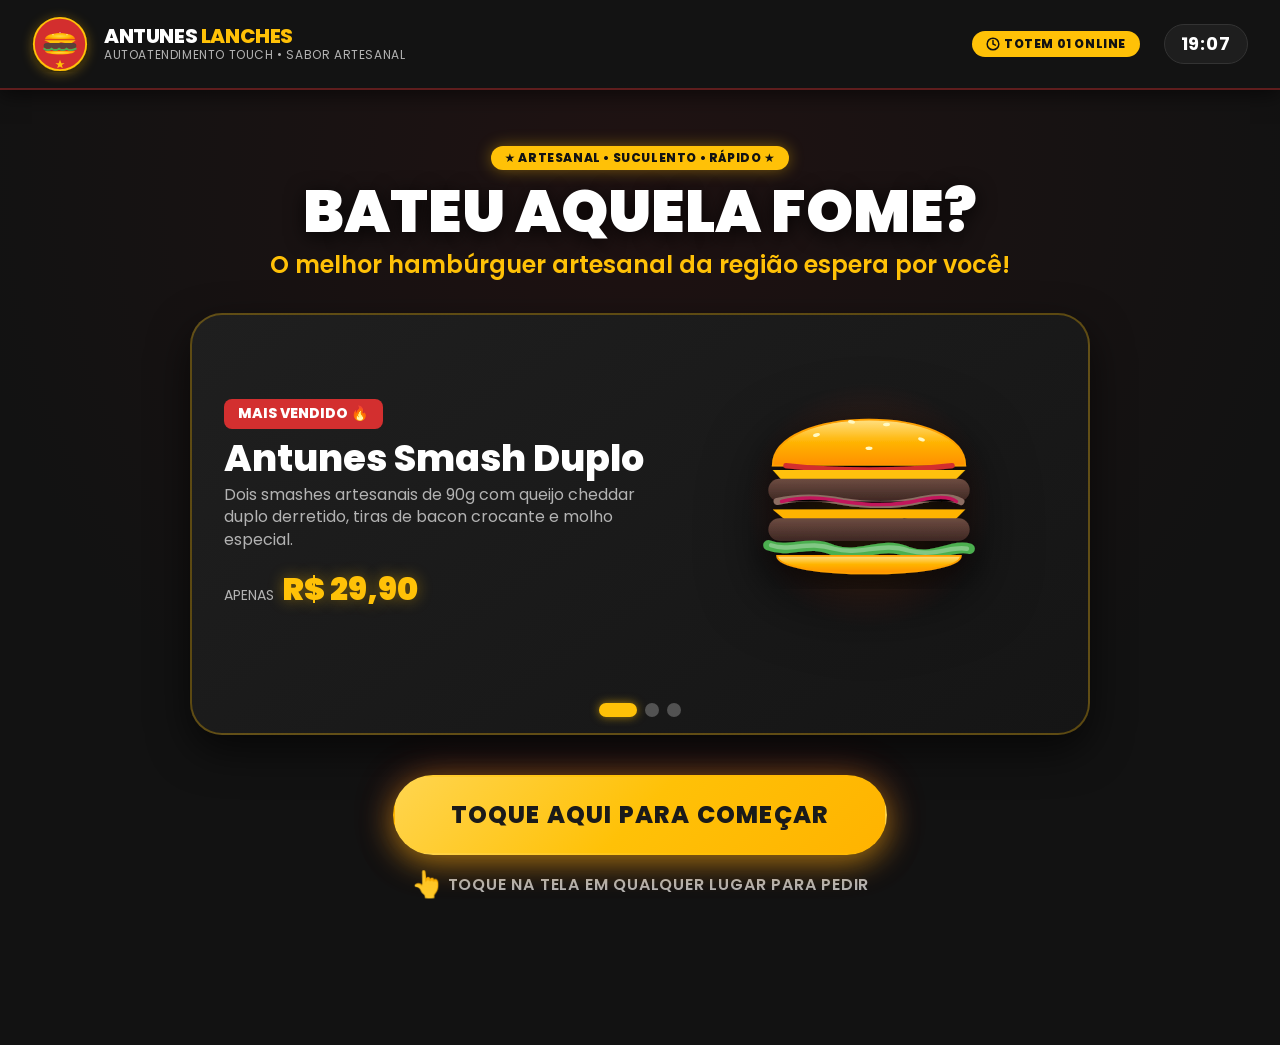
<file: preview-totem.html>
<!DOCTYPE html>
<html lang="pt-BR">
<head>
    <meta charset="UTF-8">
    <meta name="viewport" content="width=device-width, initial-scale=1.0, maximum-scale=1.0, user-scalable=no">
    <title>Antunes Lanches - Totem de Autoatendimento (Preview)</title>

    <!-- Google Fonts Poppins -->
    <link rel="preconnect" href="https://fonts.googleapis.com">
    <link rel="preconnect" href="https://fonts.gstatic.com" crossorigin>
    <link href="https://fonts.googleapis.com/css2?family=Poppins:wght@400;500;600;700;800;900&display=swap" rel="stylesheet">

    <!-- Design System Antunes Lanches (Caminhos Relativos para Preview Local) -->
    <link rel="stylesheet" href="src/main/resources/static/css/base.css">
    <link rel="stylesheet" href="src/main/resources/static/css/components.css">
    <link rel="stylesheet" href="src/main/resources/static/css/totem.css">
    <link rel="icon" type="image/svg+xml" href="src/main/resources/static/img/logo.svg">
</head>
<body class="totem-viewport">

    <!-- Cabeçalho do Totem -->
    <header class="totem-header">
        <div class="brand-wrapper">
            <img src="src/main/resources/static/img/logo.svg" alt="Logo Antunes Lanches" class="brand-logo-img">
            <div>
                <h1 class="brand-title">ANTUNES <span>LANCHES</span></h1>
                <p class="brand-tagline">Autoatendimento Touch &bull; Sabor Artesanal</p>
            </div>
        </div>

        <div class="header-meta">
            <span class="badge badge-gold" id="terminal-badge">
                <svg width="14" height="14" viewBox="0 0 24 24" fill="none" stroke="currentColor" stroke-width="2.5" stroke-linecap="round" stroke-linejoin="round">
                    <circle cx="12" cy="12" r="10"></circle>
                    <polyline points="12 6 12 12 16 14"></polyline>
                </svg>
                Totem 01 Online
            </span>
            <div class="totem-clock" id="totem-clock">--:--</div>
        </div>
    </header>

    <!-- Área Principal do Totem -->
    <main class="totem-main">

        <!-- 1. TELA DE DESCANSO / BOAS-VINDAS -->
        <section id="screen-welcome" class="welcome-screen" aria-label="Tela Inicial de Boas-Vindas">
            <div class="welcome-hero">
                <span class="badge badge-gold welcome-badge">★ Artesanal &bull; Suculento &bull; Rápido ★</span>
                <h2 class="welcome-title">Bateu aquela fome?</h2>
                <p class="welcome-subtitle">O melhor hambúrguer artesanal da região espera por você!</p>
            </div>

            <!-- Carrossel Rotativo de Ofertas e Destaques -->
            <div class="promo-carousel" id="promo-carousel" role="region" aria-label="Banners Promocionais">
                <div class="carousel-slides">
                    <div class="promo-slide active" data-slide="0">
                        <div class="promo-info">
                            <span class="promo-tag">Mais Vendido 🔥</span>
                            <h3 class="promo-title">Antunes Smash Duplo</h3>
                            <p class="promo-desc">Dois smashes artesanais de 90g com queijo cheddar duplo derretido, tiras de bacon crocante e molho especial.</p>
                            <div class="promo-price-wrapper">
                                <span class="promo-price-label">Apenas</span>
                                <span class="promo-price">R$ 29,90</span>
                            </div>
                        </div>
                        <div class="promo-visual">
                            <img src="src/main/resources/static/img/burger-hero.svg" alt="Antunes Smash Duplo" class="promo-art">
                        </div>
                    </div>

                    <div class="promo-slide" data-slide="1">
                        <div class="promo-info">
                            <span class="promo-tag" style="background-color: var(--color-gold); color: #121212;">Combo Completo ⭐</span>
                            <h3 class="promo-title">Combo Especial Antunes</h3>
                            <p class="promo-desc">X-Salada Antunes + Batata Frita Crocante sequinha + Refrigerante Lata 350ml trincando de gelado.</p>
                            <div class="promo-price-wrapper">
                                <span class="promo-price-label">De R$ 46,40 por</span>
                                <span class="promo-price">R$ 42,00</span>
                            </div>
                        </div>
                        <div class="promo-visual">
                            <img src="src/main/resources/static/img/combo-hero.svg" alt="Combo Especial Antunes" class="promo-art">
                        </div>
                    </div>

                    <div class="promo-slide" data-slide="2">
                        <div class="promo-info">
                            <span class="promo-tag" style="background-color: #8E24AA;">Sobremesa Imperdível 🍦</span>
                            <h3 class="promo-title">Milkshake Cremoso 400ml</h3>
                            <p class="promo-desc">Sorvete de baunilha batido com calda artesanal de chocolate belga, chantilly espesso e cereja ao topo.</p>
                            <div class="promo-price-wrapper">
                                <span class="promo-price-label">Por apenas</span>
                                <span class="promo-price">R$ 18,00</span>
                            </div>
                        </div>
                        <div class="promo-visual">
                            <img src="src/main/resources/static/img/shake-hero.svg" alt="Milkshake Cremoso" class="promo-art">
                        </div>
                    </div>
                </div>

                <div class="carousel-dots" id="carousel-dots">
                    <button class="carousel-dot active" data-index="0" aria-label="Slide 1"></button>
                    <button class="carousel-dot" data-index="1" aria-label="Slide 2"></button>
                    <button class="carousel-dot" data-index="2" aria-label="Slide 3"></button>
                </div>
            </div>

            <div class="welcome-action-box">
                <button type="button" class="btn btn-gold btn-totem-start animate-pulse-glow" id="btn-start-order">
                    Toque aqui para começar
                </button>
                <div class="touch-hint">
                    <span class="touch-hand-icon">👆</span>
                    <span>Toque na tela em qualquer lugar para pedir</span>
                </div>
            </div>
        </section>

        <!-- 2. TELA DE MODALIDADE DE CONSUMO -->
        <section id="screen-dining" class="dining-screen hidden" aria-label="Escolha de Modalidade de Consumo">
            <div class="dining-header">
                <span class="badge badge-red" style="margin-bottom: var(--spacing-sm);">Passo 1 de 4</span>
                <h2 class="dining-title">Como você prefere saborear?</h2>
                <p class="dining-subtitle">Selecione onde deseja consumir seu pedido para prepararmos sua refeição da melhor forma</p>
            </div>

            <div class="dining-cards-container">
                <div class="dining-card card-clickable" id="card-comer-aqui" data-modalidade="COMER_AQUI" tabindex="0" role="button" aria-label="Para Comer Aqui">
                    <div class="dining-icon-box">
                        <img src="src/main/resources/static/img/dine-in.svg" alt="Comer Aqui" width="90" height="90">
                    </div>
                    <h3 class="dining-card-title">Para Comer Aqui</h3>
                    <p class="dining-card-desc">Servido na bandeja quentinho com guardanapos para você aproveitar confortavelmente em nossas mesas.</p>
                    <span class="dining-tag">🍽️ Consumo no Salão</span>
                </div>

                <div class="dining-card card-clickable" id="card-para-viagem" data-modalidade="PARA_VIAGEM" tabindex="0" role="button" aria-label="Para Viagem">
                    <div class="dining-icon-box">
                        <img src="src/main/resources/static/img/takeaway.svg" alt="Para Viagem" width="90" height="90">
                    </div>
                    <h3 class="dining-card-title">Para Viagem</h3>
                    <p class="dining-card-desc">Embalado com carinho em sacola térmica reforçada, ideal para transportar com segurança até seu destino.</p>
                    <span class="dining-tag">🛍️ Embalagem Reforçada</span>
                </div>
            </div>

            <div id="dining-feedback" class="hidden" style="margin-top: var(--spacing-md); text-align: center;">
                <div class="badge badge-gold" style="font-size: 1.1rem; padding: 0.75rem 1.75rem;">
                    Opção selecionada! Abrindo cardápio...
                </div>
            </div>
        </section>

        <!-- 3. TELA DO CARDÁPIO DIGITAL & VITRINE (CARD-12) -->
        <section id="screen-menu" class="menu-screen hidden" aria-label="Catálogo do Cardápio">
            <div class="menu-topbar">
                <div class="menu-topbar-left">
                    <div class="current-dining-badge" id="current-dining-badge">
                        <span class="dining-indicator-dot"></span>
                        <span id="current-dining-label">🍽️ Consumo no Salão</span>
                        <button type="button" class="btn-change-dining" id="btn-change-dining" title="Trocar modalidade de consumo">Alterar</button>
                    </div>
                </div>

                <div class="menu-search-wrapper">
                    <div class="search-input-box">
                        <span class="search-icon">🔍</span>
                        <input type="text" id="menu-search-input" class="search-input" placeholder="Buscar no cardápio (ex: smash, batata, suco, milkshake)..." autocomplete="off">
                        <button type="button" id="btn-clear-search" class="btn-clear-search hidden" aria-label="Limpar busca">✕</button>
                    </div>
                </div>

                <div class="quick-filters" id="quick-filters">
                    <button type="button" class="quick-filter-btn active" data-filter="all">Todos</button>
                    <button type="button" class="quick-filter-btn" data-filter="Mais Vendido">🔥 Mais Vendidos</button>
                    <button type="button" class="quick-filter-btn" data-filter="Oferta do Dia">⭐ Ofertas do Dia</button>
                    <button type="button" class="quick-filter-btn" data-filter="Novo">✨ Novos</button>
                </div>
            </div>

            <div class="menu-layout">
                <aside class="category-sidebar" id="category-sidebar" aria-label="Categorias do Cardápio">
                    <div class="category-sidebar-header">
                        <span class="sidebar-title">Categorias</span>
                    </div>

                    <nav class="category-nav-list" id="category-nav-list">
                        <button type="button" class="category-nav-item active" data-category-id="1" data-target="cat-section-1">
                            <span class="cat-icon">🍔</span>
                            <span class="cat-name">Hambúrgueres Artesanais</span>
                        </button>
                        <button type="button" class="category-nav-item" data-category-id="4" data-target="cat-section-4">
                            <span class="cat-icon">⭐</span>
                            <span class="cat-name">Combos Especiais</span>
                        </button>
                        <button type="button" class="category-nav-item" data-category-id="2" data-target="cat-section-2">
                            <span class="cat-icon">🍟</span>
                            <span class="cat-name">Acompanhamentos &amp; Batatas</span>
                        </button>
                        <button type="button" class="category-nav-item" data-category-id="3" data-target="cat-section-3">
                            <span class="cat-icon">🥤</span>
                            <span class="cat-name">Bebidas &amp; Sucos</span>
                        </button>
                        <button type="button" class="category-nav-item" data-category-id="5" data-target="cat-section-5">
                            <span class="cat-icon">🍦</span>
                            <span class="cat-name">Sobremesas &amp; Shakes</span>
                        </button>
                    </nav>
                </aside>

                <div class="menu-catalog-container" id="menu-catalog-container">

                    <div id="search-empty-state" class="search-empty-state hidden">
                        <div class="empty-icon">🔍</div>
                        <h3 class="empty-title">Nenhum produto encontrado</h3>
                        <p class="empty-desc">Não encontramos itens que correspondam ao termo buscado. Tente outro nome ou limpe a busca.</p>
                        <button type="button" class="btn btn-gold" id="btn-reset-search-empty">Ver Todo o Cardápio</button>
                    </div>

                    <!-- Categoria 1: Hambúrgueres -->
                    <section class="menu-category-section" id="cat-section-1" data-category-id="1">
                        <div class="category-section-header">
                            <div class="cat-heading-left">
                                <span class="cat-section-icon">🍔</span>
                                <div>
                                    <h3 class="cat-section-title">Hambúrgueres Artesanais</h3>
                                    <p class="cat-section-desc">Pães brioche selados na manteiga, carnes nobres grelhadas no fogo e molhos artesanais exclusivos.</p>
                                </div>
                            </div>
                            <span class="badge badge-gold">Feitos na Hora</span>
                        </div>

                        <div class="products-grid">
                            <article class="product-card" data-product-id="1" data-category-id="1" data-badge="Novo" data-stock="50">
                                <div class="product-badge-wrapper">
                                    <span class="product-badge badge-new">✨ Novo</span>
                                </div>
                                <div class="product-image-box">
                                    <img src="src/main/resources/static/img/burger-hero.svg" alt="X-Burguer Tradicional" class="product-art">
                                </div>
                                <div class="product-content">
                                    <h4 class="product-title">X-Burguer Tradicional</h4>
                                    <p class="product-desc">Pão brioche fofinho, hambúrguer 160g suculento, queijo prato derretido e maionese da casa temperada.</p>
                                    <div class="product-footer">
                                        <div class="product-price-box">
                                            <span class="product-price-currency">R$</span>
                                            <span class="product-price-value">22,90</span>
                                        </div>
                                        <button type="button" class="btn btn-gold btn-add-product" data-product-id="1">Personalizar</button>
                                    </div>
                                </div>
                            </article>

                            <article class="product-card" data-product-id="2" data-category-id="1" data-badge="Mais Vendido" data-stock="45">
                                <div class="product-badge-wrapper">
                                    <span class="product-badge badge-bestseller">🔥 Mais Vendido</span>
                                </div>
                                <div class="product-image-box">
                                    <img src="src/main/resources/static/img/burger-hero.svg" alt="X-Salada Antunes" class="product-art">
                                </div>
                                <div class="product-content">
                                    <h4 class="product-title">X-Salada Antunes</h4>
                                    <p class="product-desc">Pão brioche, hambúrguer 160g, queijo prato, alface americana fresca, rodelas de tomate e maionese especial.</p>
                                    <div class="product-footer">
                                        <div class="product-price-box">
                                            <span class="product-price-currency">R$</span>
                                            <span class="product-price-value">25,90</span>
                                        </div>
                                        <button type="button" class="btn btn-gold btn-add-product" data-product-id="2">Personalizar</button>
                                    </div>
                                </div>
                            </article>

                            <article class="product-card" data-product-id="3" data-category-id="1" data-badge="Mais Vendido" data-stock="30">
                                <div class="product-badge-wrapper">
                                    <span class="product-badge badge-bestseller">🔥 Mais Vendido</span>
                                </div>
                                <div class="product-image-box">
                                    <img src="src/main/resources/static/img/burger-hero.svg" alt="Antunes Smash Duplo" class="product-art">
                                </div>
                                <div class="product-content">
                                    <h4 class="product-title">Antunes Smash Duplo</h4>
                                    <p class="product-desc">Dois smashes artesanais de 90g com crostinha crocante, queijo cheddar duplo derretido, bacon em tiras e molho especial.</p>
                                    <div class="product-footer">
                                        <div class="product-price-box">
                                            <span class="product-price-currency">R$</span>
                                            <span class="product-price-value">29,90</span>
                                        </div>
                                        <button type="button" class="btn btn-gold btn-add-product" data-product-id="3">Personalizar</button>
                                    </div>
                                </div>
                            </article>

                            <!-- Produto Esgotado para Teste Visual de Estoque Zero -->
                            <article class="product-card is-out-of-stock" data-product-id="10" data-category-id="1" data-badge="Esgotado" data-stock="0" aria-disabled="true">
                                <div class="product-badge-wrapper">
                                    <span class="product-badge badge-out-of-stock">🚫 Esgotado</span>
                                </div>
                                <div class="product-image-box">
                                    <img src="src/main/resources/static/img/burger-hero.svg" alt="Antunes Monster Bacon" class="product-art">
                                    <div class="out-of-stock-overlay">
                                        <span>Esgotado</span>
                                    </div>
                                </div>
                                <div class="product-content">
                                    <h4 class="product-title">Antunes Monster Bacon</h4>
                                    <p class="product-desc">Três hambúrgueres artesanais 160g, triplo cheddar cremoso e farofa de bacon crocante abundante.</p>
                                    <div class="product-footer">
                                        <div class="product-price-box">
                                            <span class="product-price-currency">R$</span>
                                            <span class="product-price-value">39,90</span>
                                        </div>
                                        <button type="button" class="btn btn-outline btn-disabled-stock" disabled>Indisponível</button>
                                    </div>
                                </div>
                            </article>
                        </div>
                    </section>

                    <!-- Categoria 4: Combos -->
                    <section class="menu-category-section" id="cat-section-4" data-category-id="4">
                        <div class="category-section-header">
                            <div class="cat-heading-left">
                                <span class="cat-section-icon">⭐</span>
                                <div>
                                    <h3 class="cat-section-title">Combos Especiais</h3>
                                    <p class="cat-section-desc">A experiência completa: lanche suculento + acompanhamento crocante + bebida geladinha com super desconto.</p>
                                </div>
                            </div>
                            <span class="badge badge-gold">Melhor Custo-Benefício</span>
                        </div>

                        <div class="products-grid">
                            <article class="product-card" data-product-id="8" data-category-id="4" data-badge="Oferta do Dia" data-stock="25">
                                <div class="product-badge-wrapper">
                                    <span class="product-badge badge-deal">⭐ Oferta do Dia</span>
                                </div>
                                <div class="product-image-box">
                                    <img src="src/main/resources/static/img/combo-hero.svg" alt="Combo Antunes Especial" class="product-art">
                                </div>
                                <div class="product-content">
                                    <h4 class="product-title">Combo Antunes Especial</h4>
                                    <p class="product-desc">X-Salada Antunes 160g + Batata Frita Crocante sequinha + Refrigerante Lata 350ml trincando de gelado.</p>
                                    <div class="product-footer">
                                        <div class="product-price-box">
                                            <span class="product-price-old">R$ 46,40</span>
                                            <span class="product-price-currency">R$</span>
                                            <span class="product-price-value">42,00</span>
                                        </div>
                                        <button type="button" class="btn btn-gold btn-add-product" data-product-id="8">Personalizar</button>
                                    </div>
                                </div>
                            </article>
                        </div>
                    </section>

                    <!-- Categoria 2: Acompanhamentos -->
                    <section class="menu-category-section" id="cat-section-2" data-category-id="2">
                        <div class="category-section-header">
                            <div class="cat-heading-left">
                                <span class="cat-section-icon">🍟</span>
                                <div>
                                    <h3 class="cat-section-title">Acompanhamentos &amp; Batatas</h3>
                                    <p class="cat-section-desc">Porções douradas, super sequinhas e crocantes para acompanhar seu lanche favorito.</p>
                                </div>
                            </div>
                            <span class="badge badge-gold">Crocância Pura</span>
                        </div>

                        <div class="products-grid">
                            <article class="product-card" data-product-id="4" data-category-id="2" data-badge="Mais Vendido" data-stock="100">
                                <div class="product-badge-wrapper">
                                    <span class="product-badge badge-bestseller">🔥 Mais Vendido</span>
                                </div>
                                <div class="product-image-box">
                                    <img src="src/main/resources/static/img/fries.svg" alt="Batata Frita Crocante" class="product-art">
                                </div>
                                <div class="product-content">
                                    <h4 class="product-title">Batata Frita Crocante</h4>
                                    <p class="product-desc">Porção de 200g de batata palito artesanal, dourada, bem crocante por fora e macia por dentro.</p>
                                    <div class="product-footer">
                                        <div class="product-price-box">
                                            <span class="product-price-currency">R$</span>
                                            <span class="product-price-value">14,00</span>
                                        </div>
                                        <button type="button" class="btn btn-gold btn-add-product" data-product-id="4">Personalizar</button>
                                    </div>
                                </div>
                            </article>

                            <article class="product-card" data-product-id="5" data-category-id="2" data-badge="" data-stock="40">
                                <div class="product-image-box">
                                    <img src="src/main/resources/static/img/onion-rings.svg" alt="Anéis de Cebola (Onion Rings)" class="product-art">
                                </div>
                                <div class="product-content">
                                    <h4 class="product-title">Anéis de Cebola (Onion Rings)</h4>
                                    <p class="product-desc">Porção com 10 anéis de cebola selecionados, empanados em farinha temperada e fritos na perfeição.</p>
                                    <div class="product-footer">
                                        <div class="product-price-box">
                                            <span class="product-price-currency">R$</span>
                                            <span class="product-price-value">16,00</span>
                                        </div>
                                        <button type="button" class="btn btn-gold btn-add-product" data-product-id="5">Personalizar</button>
                                    </div>
                                </div>
                            </article>
                        </div>
                    </section>

                    <!-- Categoria 3: Bebidas -->
                    <section class="menu-category-section" id="cat-section-3" data-category-id="3">
                        <div class="category-section-header">
                            <div class="cat-heading-left">
                                <span class="cat-section-icon">🥤</span>
                                <div>
                                    <h3 class="cat-section-title">Bebidas &amp; Sucos</h3>
                                    <p class="cat-section-desc">Refrigerantes em lata, sucos 100% naturais espremidos na hora e água mineral geladíssima.</p>
                                </div>
                            </div>
                            <span class="badge badge-gold">Geladinho</span>
                        </div>

                        <div class="products-grid">
                            <article class="product-card" data-product-id="6" data-category-id="3" data-badge="" data-stock="120">
                                <div class="product-image-box">
                                    <img src="src/main/resources/static/img/drink.svg" alt="Coca-Cola 350ml" class="product-art">
                                </div>
                                <div class="product-content">
                                    <h4 class="product-title">Coca-Cola 350ml</h4>
                                    <p class="product-desc">Lata de refrigerante tradicional trincando de gelada para acompanhar seu lanche.</p>
                                    <div class="product-footer">
                                        <div class="product-price-box">
                                            <span class="product-price-currency">R$</span>
                                            <span class="product-price-value">6,50</span>
                                        </div>
                                        <button type="button" class="btn btn-gold btn-add-product" data-product-id="6">Adicionar</button>
                                    </div>
                                </div>
                            </article>

                            <article class="product-card" data-product-id="7" data-category-id="3" data-badge="Novo" data-stock="60">
                                <div class="product-badge-wrapper">
                                    <span class="product-badge badge-new">✨ 100% Natural</span>
                                </div>
                                <div class="product-image-box">
                                    <img src="src/main/resources/static/img/drink.svg" alt="Suco Natural de Laranja" class="product-art">
                                </div>
                                <div class="product-content">
                                    <h4 class="product-title">Suco Natural de Laranja 500ml</h4>
                                    <p class="product-desc">Suco 100% natural de laranja feito na hora, super refrescante e sem conservantes.</p>
                                    <div class="product-footer">
                                        <div class="product-price-box">
                                            <span class="product-price-currency">R$</span>
                                            <span class="product-price-value">9,00</span>
                                        </div>
                                        <button type="button" class="btn btn-gold btn-add-product" data-product-id="7">Adicionar</button>
                                    </div>
                                </div>
                            </article>
                        </div>
                    </section>

                    <!-- Categoria 5: Sobremesas -->
                    <section class="menu-category-section" id="cat-section-5" data-category-id="5">
                        <div class="category-section-header">
                            <div class="cat-heading-left">
                                <span class="cat-section-icon">🍦</span>
                                <div>
                                    <h3 class="cat-section-title">Sobremesas &amp; Shakes</h3>
                                    <p class="cat-section-desc">Finalize sua refeição com nossos milkshakes batidos artesanalmente com sorvete premium.</p>
                                </div>
                            </div>
                            <span class="badge badge-gold">Cremosidade Total</span>
                        </div>

                        <div class="products-grid">
                            <article class="product-card" data-product-id="9" data-category-id="5" data-badge="Mais Vendido" data-stock="35">
                                <div class="product-badge-wrapper">
                                    <span class="product-badge badge-bestseller">🔥 Mais Vendido</span>
                                </div>
                                <div class="product-image-box">
                                    <img src="src/main/resources/static/img/shake-hero.svg" alt="Milkshake de Chocolate" class="product-art">
                                </div>
                                <div class="product-content">
                                    <h4 class="product-title">Milkshake de Chocolate 400ml</h4>
                                    <p class="product-desc">Milkshake cremoso feito com sorvete de baunilha, calda artesanal de chocolate belga e chantilly.</p>
                                    <div class="product-footer">
                                        <div class="product-price-box">
                                            <span class="product-price-currency">R$</span>
                                            <span class="product-price-value">18,00</span>
                                        </div>
                                        <button type="button" class="btn btn-gold btn-add-product" data-product-id="9">Personalizar</button>
                                    </div>
                                </div>
                            </article>
                        </div>
                    </section>

                </div>
            </div>
        </section>

        <!-- ====================================================================
             3. TELA DE IDENTIFICAÇÃO DO CLIENTE (Customer Identification Screen)
             ==================================================================== -->
        <section id="screen-identification" class="identification-screen hidden" aria-label="Identificação do Cliente">
            <div class="identification-header">
                <span class="badge badge-gold" style="margin-bottom: var(--spacing-sm);">Passo 3 de 4</span>
                <h2 class="dining-title">Como podemos te chamar?</h2>
                <p class="dining-subtitle">Informe seu nome para retirada no balcão e seu CPF para nota fiscal. Esta etapa é rápida e 100% opcional!</p>
            </div>

            <!-- Barra compacta de resumo do pedido -->
            <div class="order-quick-summary-bar">
                <div class="summary-pill">
                    <span class="pill-label">Modalidade:</span>
                    <strong id="id-summary-modalidade">Para Comer Aqui</strong>
                </div>
                <div class="summary-pill">
                    <span class="pill-label">Itens no Pedido:</span>
                    <strong id="id-summary-items">0 itens</strong>
                </div>
                <div class="summary-pill">
                    <span class="pill-label">Total a Pagar:</span>
                    <strong class="text-gold" id="id-summary-total">R$ 0,00</strong>
                </div>
            </div>

            <!-- Grid de Conteúdo Touch da Identificação -->
            <div class="identification-content-grid">
                <!-- Coluna Esquerda: Displays de Entrada Touch -->
                <div class="touch-inputs-column">
                    
                    <!-- Campo 1: Nome do Cliente -->
                    <div class="touch-field-card active" id="card-field-nome" data-field="nome">
                        <div class="field-card-header">
                            <label class="field-label" for="touch-display-nome">
                                <span class="field-icon">👤</span>
                                <span>Seu Nome (para chamar na senha)</span>
                            </label>
                            <span class="field-badge">Opcional</span>
                        </div>
                        <div class="touch-display-input" id="touch-display-nome" tabindex="0" role="textbox" aria-label="Toque para digitar seu nome">
                            <span class="display-text placeholder" id="nome-display-text">Toque para digitar seu nome...</span>
                            <span class="display-cursor" id="cursor-nome"></span>
                            <button type="button" class="btn-clear-field hidden" id="btn-clear-nome" aria-label="Limpar nome">✕</button>
                        </div>
                        <p class="field-hint">Como seu nome aparecerá no painel de senhas e na comanda.</p>
                    </div>

                    <!-- Campo 2: CPF na Nota -->
                    <div class="touch-field-card" id="card-field-cpf" data-field="cpf">
                        <div class="field-card-header">
                            <label class="field-label" for="touch-display-cpf">
                                <span class="field-icon">📄</span>
                                <span>CPF na Nota Fiscal</span>
                            </label>
                            <span class="field-badge">Opcional</span>
                        </div>
                        <div class="touch-display-input" id="touch-display-cpf" tabindex="0" role="textbox" aria-label="Toque para digitar seu CPF">
                            <span class="display-text placeholder" id="cpf-display-text">___.___.___-__</span>
                            <span class="display-cursor hidden" id="cursor-cpf"></span>
                            <button type="button" class="btn-clear-field hidden" id="btn-clear-cpf" aria-label="Limpar CPF">✕</button>
                        </div>

                        <div class="cpf-actions-row">
                            <!-- Atalho destacado para pular CPF -->
                            <button type="button" class="btn-skip-cpf" id="btn-skip-cpf">
                                <span class="skip-icon">⚡</span>
                                <span>Não desejo informar CPF</span>
                            </button>
                            <!-- Status / Validação do CPF -->
                            <div class="cpf-validation-feedback" id="cpf-feedback"></div>
                        </div>
                    </div>

                    <!-- Botões de Ação no Rodapé da Tela de Identificação -->
                    <div class="identification-actions-row">
                        <button type="button" class="btn btn-outline" id="btn-id-back-menu">
                            <span class="btn-arrow-back">⬅</span>
                            <span>Voltar ao Cardápio</span>
                        </button>

                        <button type="button" class="btn btn-outline" id="btn-id-skip-all">
                            <span>Não Quero Me Identificar</span>
                        </button>

                        <button type="button" class="btn btn-gold btn-advance-payment animate-pulse-glow" id="btn-id-advance-payment">
                            <span>Avançar para Pagamento</span>
                            <span class="btn-arrow">➔</span>
                        </button>
                    </div>
                </div>

                <!-- Coluna Direita: Teclados Virtuais Touch -->
                <div class="touch-keyboards-column">
                    <!-- Alternador de Teclados Touch -->
                    <div class="keyboard-switcher-bar">
                        <span class="keyboard-title" id="keyboard-title">Teclado Virtual Touch: Nome</span>
                        <div class="keyboard-tabs">
                            <button type="button" class="keyboard-tab-btn active" id="tab-kb-nome" data-target="nome">Teclado QWERTY</button>
                            <button type="button" class="keyboard-tab-btn" id="tab-kb-cpf" data-target="cpf">Teclado Numérico</button>
                        </div>
                    </div>

                    <!-- 1. Teclado Virtual QWERTY Touch (Para Nome) -->
                    <div class="virtual-keyboard virtual-keyboard-qwerty" id="keyboard-qwerty">
                        <!-- Linha 1 -->
                        <div class="keyboard-row">
                            <button type="button" class="key-btn" data-key="Q">Q</button>
                            <button type="button" class="key-btn" data-key="W">W</button>
                            <button type="button" class="key-btn" data-key="E">E</button>
                            <button type="button" class="key-btn" data-key="R">R</button>
                            <button type="button" class="key-btn" data-key="T">T</button>
                            <button type="button" class="key-btn" data-key="Y">Y</button>
                            <button type="button" class="key-btn" data-key="U">U</button>
                            <button type="button" class="key-btn" data-key="I">I</button>
                            <button type="button" class="key-btn" data-key="O">O</button>
                            <button type="button" class="key-btn" data-key="P">P</button>
                        </div>
                        <!-- Linha 2 -->
                        <div class="keyboard-row">
                            <button type="button" class="key-btn" data-key="A">A</button>
                            <button type="button" class="key-btn" data-key="S">S</button>
                            <button type="button" class="key-btn" data-key="D">D</button>
                            <button type="button" class="key-btn" data-key="F">F</button>
                            <button type="button" class="key-btn" data-key="G">G</button>
                            <button type="button" class="key-btn" data-key="H">H</button>
                            <button type="button" class="key-btn" data-key="J">J</button>
                            <button type="button" class="key-btn" data-key="K">K</button>
                            <button type="button" class="key-btn" data-key="L">L</button>
                            <button type="button" class="key-btn" data-key="Ç">Ç</button>
                        </div>
                        <!-- Linha 3 -->
                        <div class="keyboard-row">
                            <button type="button" class="key-btn" data-key="Z">Z</button>
                            <button type="button" class="key-btn" data-key="X">X</button>
                            <button type="button" class="key-btn" data-key="C">C</button>
                            <button type="button" class="key-btn" data-key="V">V</button>
                            <button type="button" class="key-btn" data-key="B">B</button>
                            <button type="button" class="key-btn" data-key="N">N</button>
                            <button type="button" class="key-btn" data-key="M">M</button>
                            <button type="button" class="key-btn key-action key-backspace" data-action="backspace" aria-label="Apagar letra">⌫ Apagar</button>
                        </div>
                        <!-- Linha 4 -->
                        <div class="keyboard-row">
                            <button type="button" class="key-btn key-action" data-action="clear">Limpar</button>
                            <button type="button" class="key-btn key-space" data-key=" ">Espaço</button>
                            <button type="button" class="key-btn key-action key-next" id="btn-kb-next-cpf" data-action="next">Próximo: CPF ⬇️</button>
                        </div>
                    </div>

                    <!-- 2. Teclado Virtual Numérico Grande (Estilo Discador / ATM) -->
                    <div class="virtual-keyboard virtual-keyboard-numpad hidden" id="keyboard-numpad">
                        <div class="numpad-grid">
                            <button type="button" class="num-key-btn" data-num="1">1</button>
                            <button type="button" class="num-key-btn" data-num="2">2</button>
                            <button type="button" class="num-key-btn" data-num="3">3</button>
                            <button type="button" class="num-key-btn" data-num="4">4</button>
                            <button type="button" class="num-key-btn" data-num="5">5</button>
                            <button type="button" class="num-key-btn" data-num="6">6</button>
                            <button type="button" class="num-key-btn" data-num="7">7</button>
                            <button type="button" class="num-key-btn" data-num="8">8</button>
                            <button type="button" class="num-key-btn" data-num="9">9</button>
                            <button type="button" class="num-key-btn num-key-action" data-action="num-clear">Limpar</button>
                            <button type="button" class="num-key-btn" data-num="0">0</button>
                            <button type="button" class="num-key-btn num-key-action num-key-backspace" data-action="num-backspace" aria-label="Apagar número">⌫ Apagar</button>
                        </div>
                    </div>

                </div>
            </div>
        </section>

    </main>

    <!-- ====================================================================
         BARRA INFERIOR PERSISTENTE DO CARRINHO (Floating Cart Bar)
         ==================================================================== -->
    <aside id="floating-cart-bar" class="floating-cart-bar hidden" role="region" aria-label="Resumo do Carrinho de Compras">
        <div class="cart-bar-content">
            <button type="button" class="cart-bar-info-btn" id="btn-toggle-cart-drawer" aria-label="Ver detalhes da sacola de compras">
                <div class="cart-badge-icon-box">
                    <span class="cart-icon">🛒</span>
                    <span class="cart-counter-badge" id="floating-cart-count">0</span>
                </div>
                <div class="cart-bar-text">
                    <span class="cart-bar-label">Sua Sacola</span>
                    <span class="cart-bar-summary" id="floating-cart-summary">0 itens adicionados</span>
                </div>
            </button>

            <div class="cart-bar-actions">
                <div class="cart-bar-total-box">
                    <span class="cart-total-label">Total:</span>
                    <div class="cart-total-value">
                        <span class="currency">R$</span>
                        <span class="amount" id="floating-cart-total">0,00</span>
                    </div>
                </div>

                <button type="button" class="btn btn-gold btn-cart-checkout animate-pulse-glow" id="btn-floating-checkout">
                    <span>Finalizar Pedido</span>
                    <span class="btn-arrow">➔</span>
                </button>
            </div>
        </div>
    </aside>

    <!-- ====================================================================
         DRAWER EXPANSÍVEL DO CARRINHO (Cart Drawer Modal)
         ==================================================================== -->
    <div id="cart-drawer-modal" class="modal-overlay cart-drawer-overlay" role="dialog" aria-modal="true" aria-labelledby="cart-drawer-title">
        <div class="cart-drawer-container">
            <!-- Cabeçalho do Drawer -->
            <header class="cart-drawer-header">
                <div class="drawer-header-title-box">
                    <span class="drawer-header-icon">🛒</span>
                    <div>
                        <h3 class="cart-drawer-title" id="cart-drawer-title">Seu Pedido</h3>
                        <p class="cart-drawer-subtitle"><span id="drawer-item-count">0</span> item(ns) na sacola</p>
                    </div>
                </div>

                <div class="drawer-header-actions">
                    <button type="button" class="btn-clear-cart" id="btn-clear-cart" title="Esvaziar carrinho de compras">
                        <span class="trash-icon">🗑️</span>
                        <span>Limpar Sacola</span>
                    </button>
                    <button type="button" class="btn-close-modal" id="btn-close-cart-drawer" aria-label="Fechar sacola e voltar ao cardápio">✕</button>
                </div>
            </header>

            <!-- Corpo do Drawer: Lista de Itens ou Estado Vazio -->
            <div class="cart-drawer-body">
                <!-- Estado Vazio -->
                <div id="cart-empty-state" class="cart-empty-state">
                    <div class="empty-cart-icon">🛍️</div>
                    <h4 class="empty-cart-title">Sua sacola está vazia</h4>
                    <p class="empty-cart-desc">Você ainda não escolheu nenhum lanche delicioso. Explore nosso cardápio artesanal para montar seu pedido!</p>
                    <button type="button" class="btn btn-gold" id="btn-empty-cart-menu">
                        Explorar Cardápio
                    </button>
                </div>

                <!-- Listagem Dinâmica dos Itens -->
                <div id="cart-items-list" class="cart-items-list hidden"></div>
            </div>

            <!-- Rodapé do Drawer com Totais e Botões de Avanço -->
            <footer class="cart-drawer-footer" id="cart-drawer-footer">
                <div class="cart-financial-summary">
                    <div class="summary-line">
                        <span class="summary-label">Subtotal:</span>
                        <span class="summary-val" id="drawer-subtotal">R$ 0,00</span>
                    </div>
                    <div class="summary-line summary-discount">
                        <span class="summary-label">Descontos:</span>
                        <span class="summary-val text-green" id="drawer-discount">R$ 0,00</span>
                    </div>
                    <div class="summary-line summary-total">
                        <span class="summary-label">Total a Pagar:</span>
                        <div class="total-price-display">
                            <span class="currency">R$</span>
                            <span class="amount" id="drawer-total-amount">0,00</span>
                        </div>
                    </div>
                </div>

                <div class="cart-drawer-cta-row">
                    <button type="button" class="btn btn-outline" id="btn-drawer-continue">
                        Continuar Comprando
                    </button>
                    <button type="button" class="btn btn-gold btn-checkout-drawer animate-pulse-glow" id="btn-drawer-checkout">
                        <span>Finalizar Pedido</span>
                        <span class="btn-arrow">➔</span>
                    </button>
                </div>
            </footer>
        </div>
    </div>

    <!-- Rodapé do Totem -->
    <footer class="totem-footer">
        <div class="footer-btn-group">
            <button type="button" class="btn btn-outline" id="btn-help" aria-label="Pedir ajuda ao atendente">
                <svg width="20" height="20" viewBox="0 0 24 24" fill="none" stroke="currentColor" stroke-width="2.5" stroke-linecap="round" stroke-linejoin="round">
                    <circle cx="12" cy="12" r="10"></circle>
                    <path d="M9.09 9a3 3 0 0 1 5.83 1c0 2-3 3-3 3"></path>
                    <line x1="12" y1="17" x2="12.01" y2="17"></line>
                </svg>
                Precisa de Ajuda?
            </button>

            <button type="button" class="btn btn-outline" id="btn-restart" aria-label="Recomeçar atendimento" style="display: none;">
                <svg width="20" height="20" viewBox="0 0 24 24" fill="none" stroke="currentColor" stroke-width="2.5" stroke-linecap="round" stroke-linejoin="round">
                    <polyline points="1 4 1 10 7 10"></polyline>
                    <path d="M3.51 15a9 9 0 1 0 2.13-9.36L1 10"></path>
                </svg>
                Recomeçar
            </button>
        </div>

        <div class="footer-info">
            <span>Antunes Lanches &bull; Sistema PDV Web Core v1.0</span>
        </div>
    </footer>

    <!-- MODAL DE INATIVIDADE -->
    <div id="inactivity-modal" class="modal-overlay" role="dialog" aria-modal="true" aria-labelledby="inactivity-title">
        <div class="modal-box">
            <div class="modal-icon modal-icon-warning">⏳</div>
            <h3 class="modal-title" id="inactivity-title">Ainda está aí?</h3>
            <p class="modal-text">Percebemos que você não interagiu com a tela há algum tempo. Para sua segurança e privacidade, seu atendimento será cancelado automaticamente.</p>
            <div class="countdown-circle" id="inactivity-countdown">10</div>
            <div class="modal-actions">
                <button type="button" class="btn btn-gold" id="btn-keep-session">Continuar Atendimento</button>
                <button type="button" class="btn btn-outline" id="btn-cancel-session">Encerrar Atendimento</button>
            </div>
        </div>
    </div>

    <!-- MODAL DE AJUDA -->
    <div id="help-modal" class="modal-overlay" role="dialog" aria-modal="true" aria-labelledby="help-title">
        <div class="modal-box">
            <div class="modal-icon" style="background-color: rgba(211, 47, 47, 0.15); border: 2px solid var(--color-primary); color: var(--color-primary);">👋</div>
            <h3 class="modal-title" id="help-title">Precisa de Ajuda?</h3>
            <p class="modal-text">Nosso atendimento é 100% intuitivo! Caso tenha dúvidas ou queira pagar em dinheiro, solicite o apoio de nossa equipe no balcão.</p>
            <div class="modal-actions">
                <button type="button" class="btn btn-gold" id="btn-call-attendant">Chamar Atendente no Totem</button>
                <button type="button" class="btn btn-outline" id="btn-close-help">Voltar ao Pedido</button>
            </div>
        </div>
    </div>

    <!-- MODAL DE CUSTOMIZAÇÃO McDONALD'S STYLE -->
    <div id="modal-customizacao" class="modal-overlay custom-modal-overlay" role="dialog" aria-modal="true" aria-labelledby="custom-modal-title">
        <div class="custom-modal-drawer">
            <header class="custom-modal-header">
                <div class="custom-header-media">
                    <img id="modal-product-img" src="src/main/resources/static/img/burger-hero.svg" alt="Foto do Produto" class="custom-header-art">
                </div>
                <div class="custom-header-info">
                    <span class="badge badge-gold" id="modal-product-category">Hambúrguer Artesanal</span>
                    <h3 class="custom-modal-title" id="custom-modal-title">Antunes Smash Duplo</h3>
                    <p class="custom-modal-desc" id="modal-product-desc">Dois smashes artesanais de 90g com queijo cheddar duplo derretido, tiras de bacon crocante e molho especial.</p>
                    <div class="custom-header-base-price">
                        <span>Preço base:</span>
                        <strong id="modal-product-base-price">R$ 29,90</strong>
                    </div>
                </div>
                <button type="button" class="btn-close-modal" id="btn-close-custom-modal" aria-label="Fechar e voltar ao cardápio">✕</button>
            </header>

            <div class="custom-modal-body">
                <!-- 1. Adicionais do Chefe -->
                <section class="custom-section" id="section-adicionais">
                    <div class="custom-section-title-box">
                        <span class="section-emoji">🥓</span>
                        <div>
                            <h4 class="custom-section-heading">Adicionais do Chefe</h4>
                            <p class="custom-section-subheading">Turbine seu lanche com insumos extras selecionados.</p>
                        </div>
                    </div>

                    <div class="options-grid" id="container-adicionais">
                        <label class="option-check-card" data-opcao-id="2" data-tipo="ADICIONAL" data-preco="3.00">
                            <input type="checkbox" class="option-checkbox" value="2" data-nome="Queijo Cheddar Extra" data-preco="3.00">
                            <div class="option-card-body">
                                <span class="option-name">+ Queijo Cheddar Extra</span>
                                <span class="option-desc">Fatia generosa de cheddar cremoso derretido</span>
                            </div>
                            <span class="option-price-tag">+ R$ 3,00</span>
                        </label>

                        <label class="option-check-card" data-opcao-id="1" data-tipo="ADICIONAL" data-preco="3.50">
                            <input type="checkbox" class="option-checkbox" value="1" data-nome="Bacon Crocante" data-preco="3.50">
                            <div class="option-card-body">
                                <span class="option-name">+ Bacon Crocante</span>
                                <span class="option-desc">Tiras fatiadas super sequinhas e crocantes</span>
                            </div>
                            <span class="option-price-tag">+ R$ 3,50</span>
                        </label>

                        <label class="option-check-card" data-opcao-id="3" data-tipo="ADICIONAL" data-preco="7.00">
                            <input type="checkbox" class="option-checkbox" value="3" data-nome="Hambúrguer 160g Adicional" data-preco="7.00">
                            <div class="option-card-body">
                                <span class="option-name">+ Hambúrguer 160g Extra</span>
                                <span class="option-desc">Carne nobre extra grelhada ao ponto</span>
                            </div>
                            <span class="option-price-tag">+ R$ 7,00</span>
                        </label>

                        <label class="option-check-card" data-opcao-id="4" data-tipo="ADICIONAL" data-preco="2.00">
                            <input type="checkbox" class="option-checkbox" value="4" data-nome="Molho Especial da Casa" data-preco="2.00">
                            <div class="option-card-body">
                                <span class="option-name">+ Molho Especial Antunes</span>
                                <span class="option-desc">Porção generosa da nossa receita secreta</span>
                            </div>
                            <span class="option-price-tag">+ R$ 2,00</span>
                        </label>

                        <label class="option-check-card" data-opcao-id="5" data-tipo="ADICIONAL" data-preco="3.00">
                            <input type="checkbox" class="option-checkbox" value="5" data-nome="Cebola Caramelizada" data-preco="3.00">
                            <div class="option-card-body">
                                <span class="option-name">+ Cebola Caramelizada</span>
                                <span class="option-desc">Dourada lentamente na chapa</span>
                            </div>
                            <span class="option-price-tag">+ R$ 3,00</span>
                        </label>
                    </div>
                </section>

                <!-- 2. Remoções de Ingredientes -->
                <section class="custom-section" id="section-remocoes">
                    <div class="custom-section-title-box">
                        <span class="section-emoji">🧅</span>
                        <div>
                            <h4 class="custom-section-heading">Personalize seus Ingredientes</h4>
                            <p class="custom-section-subheading">Prefere sem algum ingrediente? Toque para remover sem custo adicional.</p>
                        </div>
                    </div>

                    <div class="removals-toggle-container" id="container-remocoes">
                        <button type="button" class="btn-removal-toggle" data-opcao-id="6" data-nome="Sem cebola">
                            <span class="removal-icon">🚫</span>
                            <span class="removal-label">Sem cebola</span>
                        </button>

                        <button type="button" class="btn-removal-toggle" data-opcao-id="7" data-nome="Sem picles">
                            <span class="removal-icon">🚫</span>
                            <span class="removal-label">Sem picles</span>
                        </button>

                        <button type="button" class="btn-removal-toggle" data-opcao-id="8" data-nome="Sem alface">
                            <span class="removal-icon">🚫</span>
                            <span class="removal-label">Sem salada (alface)</span>
                        </button>

                        <button type="button" class="btn-removal-toggle" data-opcao-id="9" data-nome="Sem tomate">
                            <span class="removal-icon">🚫</span>
                            <span class="removal-label">Sem tomate</span>
                        </button>

                        <button type="button" class="btn-removal-toggle" data-opcao-id="10" data-nome="Sem maionese">
                            <span class="removal-icon">🚫</span>
                            <span class="removal-label">Sem molho</span>
                        </button>
                    </div>
                </section>

                <!-- 3. Transforme em Combo -->
                <section class="custom-section" id="section-combo-upgrade">
                    <div class="custom-section-title-box">
                        <span class="section-emoji">⭐</span>
                        <div>
                            <h4 class="custom-section-heading">Transforme em Combo</h4>
                            <p class="custom-section-subheading">Escolha o tamanho do seu acompanhamento e a bebida gelada ideal.</p>
                        </div>
                    </div>

                    <div class="combo-subgroup">
                        <span class="combo-subgroup-title">🍟 Tamanho da Batata Frita:</span>
                        <div class="combo-radio-group" id="group-tamanho-batata">
                            <label class="combo-radio-card active">
                                <input type="radio" name="tamanhoBatata" value="11" data-nome="Batata Média" data-preco="0.00" checked>
                                <div class="combo-radio-info">
                                    <span class="combo-radio-name">Batata Média</span>
                                    <span class="combo-radio-desc">Tamanho padrão crocante</span>
                                </div>
                                <span class="combo-badge-included">Incluso</span>
                            </label>

                            <label class="combo-radio-card">
                                <input type="radio" name="tamanhoBatata" value="12" data-nome="Batata Grande" data-preco="4.00">
                                <div class="combo-radio-info">
                                    <span class="combo-radio-name">Batata Grande</span>
                                    <span class="combo-radio-desc">Upgrade de tamanho crocante</span>
                                </div>
                                <span class="combo-price-diff">+ R$ 4,00</span>
                            </label>
                        </div>
                    </div>

                    <div class="combo-subgroup" style="margin-top: var(--spacing-md);">
                        <span class="combo-subgroup-title">🥤 Escolha sua Bebida:</span>
                        <div class="combo-radio-group" id="group-bebida">
                            <label class="combo-radio-card active">
                                <input type="radio" name="bebida" value="13" data-nome="Coca-Cola 350ml" data-preco="0.00" checked>
                                <div class="combo-radio-info">
                                    <span class="combo-radio-name">Coca-Cola Lata 350ml</span>
                                    <span class="combo-radio-desc">Gelada</span>
                                </div>
                                <span class="combo-badge-included">Incluso</span>
                            </label>

                            <label class="combo-radio-card">
                                <input type="radio" name="bebida" value="14" data-nome="Guaraná Antarctica 350ml" data-preco="0.00">
                                <div class="combo-radio-info">
                                    <span class="combo-radio-name">Guaraná Antarctica 350ml</span>
                                    <span class="combo-radio-desc">Gelado</span>
                                </div>
                                <span class="combo-badge-included">Incluso</span>
                            </label>

                            <label class="combo-radio-card">
                                <input type="radio" name="bebida" value="15" data-nome="Suco Natural de Laranja 500ml" data-preco="2.50">
                                <div class="combo-radio-info">
                                    <span class="combo-radio-name">Suco Natural Laranja 500ml</span>
                                    <span class="combo-radio-desc">Upgrade 100% fruta</span>
                                </div>
                                <span class="combo-price-diff">+ R$ 2,50</span>
                            </label>

                            <label class="combo-radio-card">
                                <input type="radio" name="bebida" value="16" data-nome="Água Mineral 500ml" data-preco="0.00">
                                <div class="combo-radio-info">
                                    <span class="combo-radio-name">Água Mineral sem Gás 500ml</span>
                                    <span class="combo-radio-desc">Garrafa</span>
                                </div>
                                <span class="combo-badge-included">Incluso</span>
                            </label>
                        </div>
                    </div>
                </section>

                <!-- 4. Observações -->
                <section class="custom-section" id="section-observacoes">
                    <div class="custom-section-title-box">
                        <span class="section-emoji">✍️</span>
                        <div>
                            <h4 class="custom-section-heading">Observações para a Cozinha</h4>
                            <p class="custom-section-subheading">Alguma preferência de ponto ou embalagem? Digite abaixo.</p>
                        </div>
                    </div>
                    <textarea id="modal-item-observacoes" class="custom-textarea" rows="2" maxlength="120" placeholder="Ex: Hambúrguer bem passado, sem gelo no copo..."></textarea>
                </section>
            </div>

            <footer class="custom-modal-footer">
                <div class="modal-footer-left">
                    <div class="quantity-stepper" role="group" aria-label="Quantidade do Item">
                        <button type="button" class="stepper-btn" id="btn-qty-minus">−</button>
                        <span class="stepper-value" id="modal-qty-value">1</span>
                        <button type="button" class="stepper-btn" id="btn-qty-plus">+</button>
                    </div>

                    <div class="dynamic-price-box">
                        <span class="dynamic-price-label">Total do Item:</span>
                        <div class="dynamic-price-display">
                            <span class="dynamic-currency">R$</span>
                            <span class="dynamic-amount animate-price" id="modal-dynamic-total">29,90</span>
                        </div>
                    </div>
                </div>

                <div class="modal-footer-right">
                    <button type="button" class="btn btn-outline" id="btn-cancel-custom-modal">Cancelar</button>
                    <button type="button" class="btn btn-gold btn-add-to-cart animate-pulse-glow" id="btn-confirm-add-cart">
                        <span class="btn-icon">🛒</span>
                        <span>Adicionar ao Pedido</span>
                    </button>
                </div>
            </footer>
        </div>
    </div>

    <!-- TOAST -->
    <div id="totem-toast" class="totem-toast hidden" role="status" aria-live="polite">
        <div class="toast-content">
            <span class="toast-icon">✅</span>
            <div class="toast-text-box">
                <strong id="toast-title">Item Adicionado!</strong>
                <span id="toast-message">Antunes Smash Duplo incluído no carrinho.</span>
            </div>
        </div>
    </div>

    <!-- Script Principal do Totem -->
    <script src="src/main/resources/static/js/totem.js"></script>
</body>
</html>
</file>
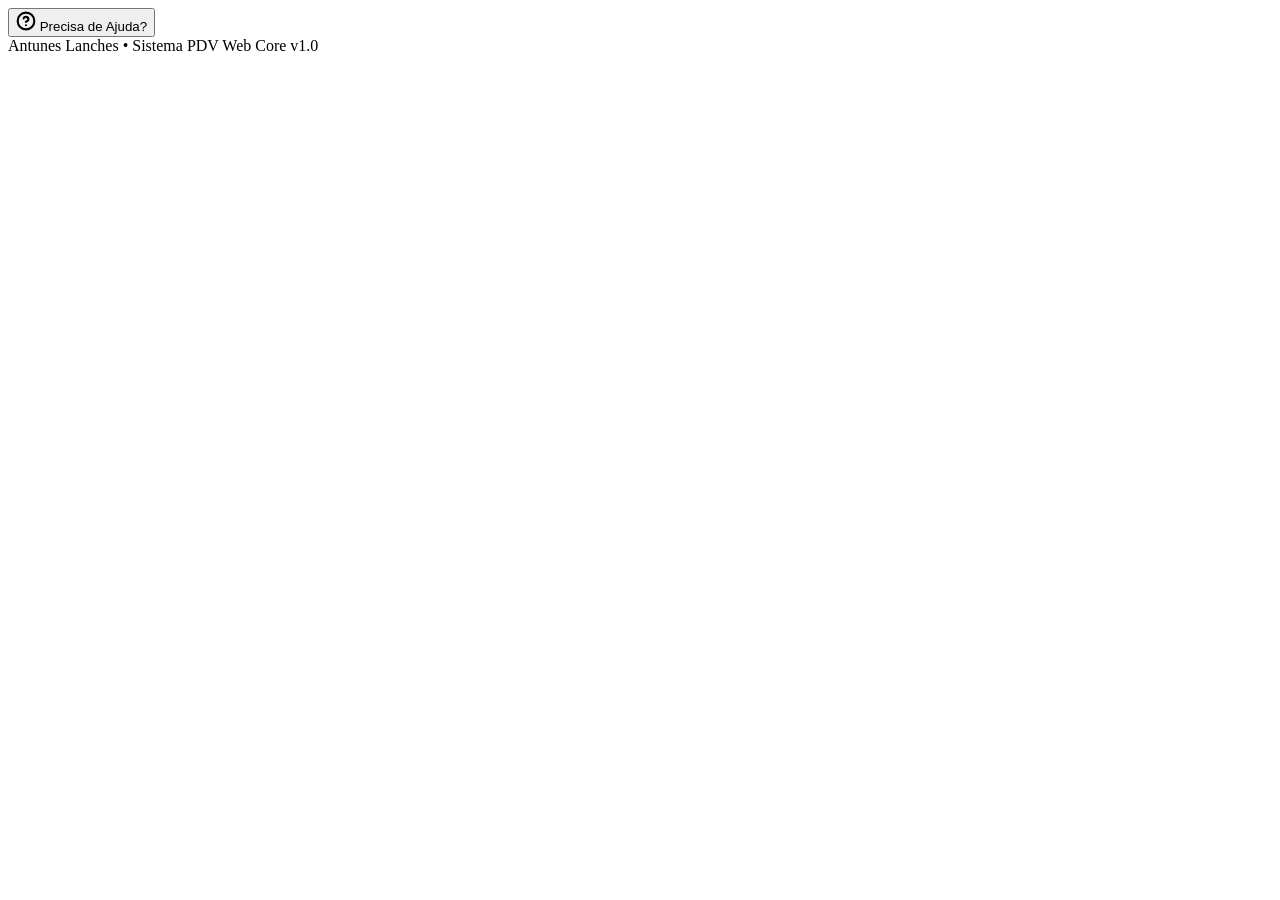
<file: src/main/resources/templates/layout/footer.html>
<!DOCTYPE html>
<html xmlns:th="http://www.thymeleaf.org">
<head>
    <meta charset="UTF-8">
</head>
<body>
    <!-- Fragmento do Rodapé do Totem -->
    <footer th:fragment="totem-footer" class="totem-footer">
        <div class="footer-btn-group">
            <button type="button" class="btn btn-outline" id="btn-help" aria-label="Pedir ajuda ao atendente">
                <svg width="20" height="20" viewBox="0 0 24 24" fill="none" stroke="currentColor" stroke-width="2.5" stroke-linecap="round" stroke-linejoin="round">
                    <circle cx="12" cy="12" r="10"></circle>
                    <path d="M9.09 9a3 3 0 0 1 5.83 1c0 2-3 3-3 3"></path>
                    <line x1="12" y1="17" x2="12.01" y2="17"></line>
                </svg>
                Precisa de Ajuda?
            </button>

            <button type="button" class="btn btn-outline" id="btn-restart" aria-label="Recomeçar atendimento" style="display: none;">
                <svg width="20" height="20" viewBox="0 0 24 24" fill="none" stroke="currentColor" stroke-width="2.5" stroke-linecap="round" stroke-linejoin="round">
                    <polyline points="1 4 1 10 7 10"></polyline>
                    <path d="M3.51 15a9 9 0 1 0 2.13-9.36L1 10"></path>
                </svg>
                Recomeçar
            </button>
        </div>

        <div class="footer-info">
            <span>Antunes Lanches &bull; Sistema PDV Web Core v1.0</span>
        </div>
    </footer>
</body>
</html>
</file>
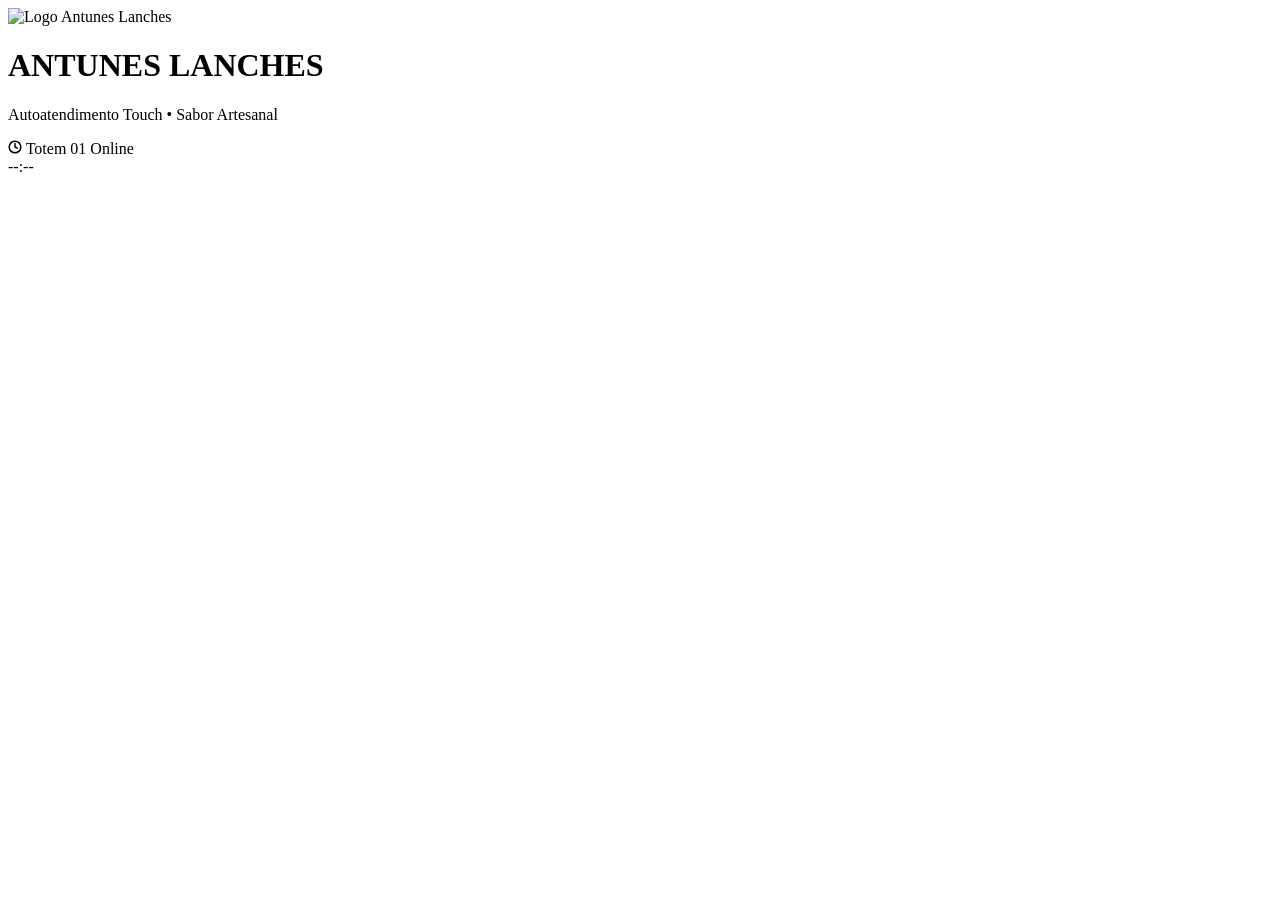
<file: src/main/resources/templates/layout/header.html>
<!DOCTYPE html>
<html xmlns:th="http://www.thymeleaf.org">
<head>
    <meta charset="UTF-8">
</head>
<body>
    <!-- Fragmento do Cabeçalho do Totem -->
    <header th:fragment="totem-header" class="totem-header">
        <div class="brand-wrapper">
            <img th:src="@{/img/logo.svg}" alt="Logo Antunes Lanches" class="brand-logo-img">
            <div>
                <h1 class="brand-title">ANTUNES <span>LANCHES</span></h1>
                <p class="brand-tagline">Autoatendimento Touch &bull; Sabor Artesanal</p>
            </div>
        </div>

        <div class="header-meta">
            <span class="badge badge-gold" id="terminal-badge">
                <svg width="14" height="14" viewBox="0 0 24 24" fill="none" stroke="currentColor" stroke-width="2.5" stroke-linecap="round" stroke-linejoin="round">
                    <circle cx="12" cy="12" r="10"></circle>
                    <polyline points="12 6 12 12 16 14"></polyline>
                </svg>
                Totem 01 Online
            </span>
            <div class="totem-clock" id="totem-clock">--:--</div>
        </div>
    </header>
</body>
</html>
</file>
<file: src/main/resources/static/css/base.css>
/* ==========================================================================
   Design System Antunes Lanches - Base & Reset
   Paleta Fast-Food: Vermelho Vivo, Amarelo Ouro, Preto Fosco e Branco
   ========================================================================== */

:root {
    /* Paleta de Cores Fast-Food */
    --color-primary: #D32F2F;          /* Vermelho Fast-Food Vibrante */
    --color-primary-hover: #B71C1C;
    --color-primary-dark: #8E0000;
    --color-primary-light: #FFEBEE;
    
    --color-gold: #FFC107;             /* Amarelo Ouro Apetitoso */
    --color-gold-hover: #FFA000;
    --color-gold-light: #FFF8E1;
    --color-gold-glow: rgba(255, 193, 7, 0.45);

    --color-orange: #FF6F00;
    --color-success: #2E7D32;
    --color-success-light: #E8F5E9;
    --color-warning: #ED6C02;
    --color-danger: #C62828;

    /* Superfícies e Escala de Cinza */
    --color-bg-dark: #121212;          /* Preto Fosco / Fundo Principal Totem */
    --color-bg-surface: #1E1E1E;       /* Superfície de Cards */
    --color-bg-surface-elevated: #282828;
    --color-bg-light: #F8F9FA;         /* Fundo claro para contrastes */
    --color-surface-white: #FFFFFF;
    
    --color-text-primary: #FFFFFF;
    --color-text-secondary: #B3B3B3;
    --color-text-muted: #808080;
    --color-text-dark: #1A1A1A;

    --color-border: #333333;
    --color-border-light: rgba(255, 255, 255, 0.12);

    /* Tipografia */
    --font-family: 'Poppins', system-ui, -apple-system, BlinkMacSystemFont, 'Segoe UI', Roboto, Oxygen, Ubuntu, Cantarell, sans-serif;
    --font-size-xs: 0.75rem;    /* 12px */
    --font-size-sm: 0.875rem;   /* 14px */
    --font-size-base: 1rem;     /* 16px */
    --font-size-lg: 1.125rem;   /* 18px */
    --font-size-xl: 1.25rem;    /* 20px */
    --font-size-2xl: 1.5rem;    /* 24px */
    --font-size-3xl: 2rem;      /* 32px */
    --font-size-4xl: 2.5rem;    /* 40px */
    --font-size-5xl: 3.25rem;   /* 52px */

    /* Espaçamentos */
    --spacing-xs: 0.25rem;   /* 4px */
    --spacing-sm: 0.5rem;    /* 8px */
    --spacing-md: 1rem;      /* 16px */
    --spacing-lg: 1.5rem;    /* 24px */
    --spacing-xl: 2rem;      /* 32px */
    --spacing-2xl: 3rem;     /* 48px */
    --spacing-3xl: 4rem;     /* 64px */

    /* Raios de Borda */
    --radius-sm: 8px;
    --radius-md: 16px;
    --radius-lg: 24px;
    --radius-xl: 32px;
    --radius-full: 9999px;

    /* Sombras e Elevação */
    --shadow-sm: 0 2px 6px rgba(0, 0, 0, 0.25);
    --shadow-md: 0 6px 18px rgba(0, 0, 0, 0.35);
    --shadow-lg: 0 12px 32px rgba(0, 0, 0, 0.5);
    --shadow-glow-gold: 0 0 25px var(--color-gold-glow);
    --shadow-glow-red: 0 0 25px rgba(211, 47, 47, 0.5);

    /* Ergonomia de Toque (Touch Kiosk) */
    --touch-target-min: 48px;
    --touch-target-totem: 64px;

    /* Transições */
    --transition-fast: 0.15s ease-in-out;
    --transition-normal: 0.25s ease-in-out;
    --transition-slow: 0.4s cubic-bezier(0.16, 1, 0.3, 1);
}

/* Reset Global */
*, *::before, *::after {
    box-sizing: border-box;
    margin: 0;
    padding: 0;
}

html, body {
    width: 100%;
    height: 100%;
    font-family: var(--font-family);
    background-color: var(--color-bg-dark);
    color: var(--color-text-primary);
    line-height: 1.4;
    overflow-x: hidden;
    -webkit-font-smoothing: antialiased;
    -moz-osx-font-smoothing: grayscale;
    -webkit-tap-highlight-color: transparent;
    user-select: none;
    touch-action: manipulation;
}

/* Imagens responsivas */
img, svg {
    display: block;
    max-width: 100%;
    height: auto;
}

/* Links sem formatação padrão */
a {
    color: inherit;
    text-decoration: none;
}

/* Utilitários Tipográficos */
.text-gold { color: var(--color-gold) !important; }
.text-red { color: var(--color-primary) !important; }
.text-muted { color: var(--color-text-secondary) !important; }
.text-center { text-align: center !important; }
.text-bold { font-weight: 700 !important; }
.text-uppercase { text-transform: uppercase !important; }

/* Helpers de Visibilidade */
.hidden { display: none !important; }
.invisible { visibility: hidden !important; }

/* Animações Globais */
@keyframes pulseGlow {
    0%, 100% {
        box-shadow: 0 0 15px rgba(255, 193, 7, 0.4), 0 4px 12px rgba(0,0,0,0.4);
        transform: scale(1);
    }
    50% {
        box-shadow: 0 0 35px rgba(255, 193, 7, 0.8), 0 8px 24px rgba(0,0,0,0.6);
        transform: scale(1.025);
    }
}

@keyframes bounceSlow {
    0%, 100% { transform: translateY(0); }
    50% { transform: translateY(-8px); }
}

@keyframes fadeIn {
    from { opacity: 0; transform: translateY(12px); }
    to { opacity: 1; transform: translateY(0); }
}

@keyframes slideInUp {
    from { opacity: 0; transform: translateY(30px); }
    to { opacity: 1; transform: translateY(0); }
}

.animate-pulse-glow {
    animation: pulseGlow 2.4s infinite ease-in-out;
}

.animate-bounce {
    animation: bounceSlow 2s infinite ease-in-out;
}

.animate-fade-in {
    animation: fadeIn 0.4s cubic-bezier(0.16, 1, 0.3, 1) forwards;
}
</file>
<file: src/main/resources/static/css/components.css>
/* ==========================================================================
   Design System Antunes Lanches - Componentes de Interface
   Botões Táteis, Cards de Toque, Badges, Modais e Temporizadores
   ========================================================================== */

/* --------------------------------------------------------------------------
   1. BOTÕES TÁTEIS (Touch Targets >= 48px, Totem Kiosk >= 64px)
   -------------------------------------------------------------------------- */
.btn {
    display: inline-flex;
    align-items: center;
    justify-content: center;
    gap: var(--spacing-sm);
    min-height: var(--touch-target-min);
    padding: 0.875rem 1.75rem;
    font-family: var(--font-family);
    font-size: var(--font-size-base);
    font-weight: 700;
    line-height: 1;
    text-align: center;
    text-transform: uppercase;
    letter-spacing: 0.04em;
    border-radius: var(--radius-full);
    border: 2px solid transparent;
    cursor: pointer;
    transition: transform var(--transition-fast), background-color var(--transition-fast), box-shadow var(--transition-fast), border-color var(--transition-fast);
    outline: none;
    position: relative;
    overflow: hidden;
}

/* Feedback tátil agressivo no clique/toque */
.btn:active {
    transform: scale(0.96) !important;
}

.btn:focus-visible {
    outline: 3px solid var(--color-gold);
    outline-offset: 4px;
}

/* Variante Amarelo Ouro (Principal Call-To-Action) */
.btn-gold {
    background: linear-gradient(135deg, #FFD54F 0%, #FFC107 50%, #FFB300 100%);
    color: #1A1A1A;
    box-shadow: 0 4px 15px rgba(255, 193, 7, 0.4);
}

.btn-gold:hover {
    background: linear-gradient(135deg, #FFE082 0%, #FFCA28 50%, #FFA000 100%);
    box-shadow: 0 6px 20px rgba(255, 193, 7, 0.6);
}

/* Variante Vermelha (Ações Primárias) */
.btn-primary {
    background: linear-gradient(135deg, #E53935 0%, #D32F2F 50%, #B71C1C 100%);
    color: var(--color-surface-white);
    box-shadow: 0 4px 15px rgba(211, 47, 47, 0.4);
}

.btn-primary:hover {
    background: linear-gradient(135deg, #EF5350 0%, #E53935 50%, #C62828 100%);
    box-shadow: 0 6px 20px rgba(211, 47, 47, 0.6);
}

/* Variante Contorno / Outline */
.btn-outline {
    background-color: transparent;
    border-color: rgba(255, 255, 255, 0.3);
    color: var(--color-text-primary);
}

.btn-outline:hover {
    background-color: rgba(255, 255, 255, 0.1);
    border-color: var(--color-surface-white);
}

.btn-outline-gold {
    background-color: transparent;
    border-color: var(--color-gold);
    color: var(--color-gold);
}

.btn-outline-gold:hover {
    background-color: rgba(255, 193, 7, 0.15);
}

/* Botão Gigante do Totem (CTA Principal de Acolhimento) */
.btn-totem-start {
    min-height: 80px;
    padding: 1.25rem 3.5rem;
    font-size: var(--font-size-2xl);
    font-weight: 800;
    border-radius: var(--radius-full);
    letter-spacing: 0.05em;
    box-shadow: 0 8px 30px rgba(255, 193, 7, 0.5), 0 0 40px rgba(211, 47, 47, 0.3);
}

/* Botão Ícone Circular */
.btn-icon {
    width: var(--touch-target-min);
    height: var(--touch-target-min);
    padding: 0;
    border-radius: var(--radius-full);
}

/* --------------------------------------------------------------------------
   2. CARDS E SUPERFÍCIES TÁTEIS
   -------------------------------------------------------------------------- */
.card {
    background-color: var(--color-bg-surface);
    border-radius: var(--radius-lg);
    border: 1px solid var(--color-border);
    padding: var(--spacing-lg);
    box-shadow: var(--shadow-md);
    transition: transform var(--transition-normal), border-color var(--transition-normal), box-shadow var(--transition-normal);
}

.card-clickable {
    cursor: pointer;
    user-select: none;
}

.card-clickable:hover {
    transform: translateY(-4px);
    border-color: var(--color-gold);
    box-shadow: var(--shadow-lg), var(--shadow-glow-gold);
}

.card-clickable:active {
    transform: scale(0.97) translateY(0);
}

/* --------------------------------------------------------------------------
   3. BADGES E ETIQUETAS VISUAIS
   -------------------------------------------------------------------------- */
.badge {
    display: inline-flex;
    align-items: center;
    gap: 4px;
    padding: 0.35rem 0.85rem;
    font-size: var(--font-size-xs);
    font-weight: 800;
    text-transform: uppercase;
    letter-spacing: 0.05em;
    border-radius: var(--radius-full);
    line-height: 1;
}

.badge-gold {
    background-color: var(--color-gold);
    color: #121212;
}

.badge-red {
    background-color: var(--color-primary);
    color: #FFFFFF;
}

.badge-outline {
    border: 1px solid rgba(255, 255, 255, 0.3);
    color: var(--color-text-secondary);
}

/* --------------------------------------------------------------------------
   4. MODAIS E OVERLAYS
   -------------------------------------------------------------------------- */
.modal-overlay {
    position: fixed;
    top: 0;
    left: 0;
    right: 0;
    bottom: 0;
    background-color: rgba(0, 0, 0, 0.85);
    backdrop-filter: blur(8px);
    -webkit-backdrop-filter: blur(8px);
    display: flex;
    align-items: center;
    justify-content: center;
    z-index: 9999;
    padding: var(--spacing-lg);
    opacity: 0;
    visibility: hidden;
    transition: opacity var(--transition-normal), visibility var(--transition-normal);
}

.modal-overlay.active {
    opacity: 1;
    visibility: visible;
}

.modal-box {
    background-color: var(--color-bg-surface);
    border: 2px solid var(--color-border);
    border-radius: var(--radius-xl);
    padding: var(--spacing-2xl);
    max-width: 540px;
    width: 100%;
    box-shadow: var(--shadow-lg);
    text-align: center;
    transform: scale(0.92) translateY(20px);
    transition: transform var(--transition-slow);
}

.modal-overlay.active .modal-box {
    transform: scale(1) translateY(0);
}

.modal-icon {
    width: 80px;
    height: 80px;
    margin: 0 auto var(--spacing-lg);
    border-radius: var(--radius-full);
    display: flex;
    align-items: center;
    justify-content: center;
    font-size: 2.5rem;
}

.modal-icon-warning {
    background-color: rgba(255, 193, 7, 0.15);
    color: var(--color-gold);
    border: 2px solid var(--color-gold);
}

.modal-title {
    font-size: var(--font-size-2xl);
    font-weight: 800;
    margin-bottom: var(--spacing-sm);
    color: var(--color-surface-white);
}

.modal-text {
    font-size: var(--font-size-lg);
    color: var(--color-text-secondary);
    margin-bottom: var(--spacing-xl);
    line-height: 1.5;
}

.modal-actions {
    display: flex;
    flex-direction: column;
    gap: var(--spacing-md);
}

/* --------------------------------------------------------------------------
   5. TEMPORIZADOR CIRCULAR / REGRESSIVO
   -------------------------------------------------------------------------- */
.countdown-circle {
    display: inline-flex;
    align-items: center;
    justify-content: center;
    width: 90px;
    height: 90px;
    border-radius: var(--radius-full);
    border: 4px solid var(--color-gold);
    margin: var(--spacing-md) auto;
    font-size: var(--font-size-3xl);
    font-weight: 800;
    color: var(--color-gold);
    animation: pulseGlow 1.2s infinite ease-in-out;
}
</file>
<file: src/main/resources/static/css/totem.css>
/* ==========================================================================
   Design System Antunes Lanches - Estilos do Totem de Autoatendimento
   Layout Fluid Kiosk (1080x1920), Desktop e Mobile + Telas de Entrada
   ========================================================================== */

/* --------------------------------------------------------------------------
   1. ESTRUTURA GERAL DO TOTEM (Layout em Camadas e Viewport Flex)
   -------------------------------------------------------------------------- */
.totem-viewport {
    display: flex;
    flex-direction: column;
    min-height: 100vh;
    min-height: 100dvh;
    width: 100%;
    background: radial-gradient(circle at 50% 20%, #1f1212 0%, #121212 70%);
    position: relative;
    overflow-x: hidden;
}

/* --------------------------------------------------------------------------
   2. CABEÇALHO DO TOTEM (Header Fragment)
   -------------------------------------------------------------------------- */
.totem-header {
    display: flex;
    align-items: center;
    justify-content: space-between;
    padding: var(--spacing-md) var(--spacing-xl);
    background-color: rgba(20, 20, 20, 0.95);
    border-bottom: 2px solid rgba(211, 47, 47, 0.4);
    box-shadow: 0 4px 20px rgba(0, 0, 0, 0.6);
    z-index: 100;
}

.brand-wrapper {
    display: flex;
    align-items: center;
    gap: var(--spacing-md);
}

.brand-logo-img {
    width: 56px;
    height: 56px;
    filter: drop-shadow(0 2px 6px rgba(255, 193, 7, 0.4));
    transition: transform var(--transition-normal);
}

.brand-title {
    font-size: var(--font-size-xl);
    font-weight: 800;
    color: var(--color-surface-white);
    letter-spacing: -0.02em;
    line-height: 1.1;
}

.brand-title span {
    color: var(--color-gold);
}

.brand-tagline {
    font-size: var(--font-size-xs);
    color: var(--color-text-secondary);
    letter-spacing: 0.05em;
    text-transform: uppercase;
}

.header-meta {
    display: flex;
    align-items: center;
    gap: var(--spacing-lg);
}

.totem-clock {
    font-size: var(--font-size-lg);
    font-weight: 700;
    color: var(--color-text-primary);
    background-color: var(--color-bg-surface);
    padding: 0.4rem 1rem;
    border-radius: var(--radius-full);
    border: 1px solid var(--color-border);
    letter-spacing: 0.05em;
}

/* --------------------------------------------------------------------------
   3. ÁREA DE CONTEÚDO PRINCIPAL (Dynamic Content Area)
   -------------------------------------------------------------------------- */
.totem-main {
    flex: 1;
    display: flex;
    flex-direction: column;
    position: relative;
    padding: var(--spacing-xl);
    max-width: 1400px;
    margin: 0 auto;
    width: 100%;
}

/* --------------------------------------------------------------------------
   4. TELA DE DESCANSO / BOAS-VINDAS (Idle & Welcome Screen)
   -------------------------------------------------------------------------- */
.welcome-screen {
    flex: 1;
    display: flex;
    flex-direction: column;
    align-items: center;
    justify-content: space-between;
    text-align: center;
    padding: var(--spacing-lg) 0;
    cursor: pointer;
    position: relative;
}

.welcome-hero {
    margin-bottom: var(--spacing-md);
    animation: fadeIn 0.8s ease-out;
}

.welcome-badge {
    margin-bottom: var(--spacing-sm);
    box-shadow: 0 0 15px rgba(255, 193, 7, 0.4);
}

.welcome-title {
    font-size: clamp(2rem, 5vw, 3.75rem);
    font-weight: 900;
    line-height: 1.1;
    text-transform: uppercase;
    color: var(--color-surface-white);
    text-shadow: 0 4px 20px rgba(0, 0, 0, 0.8);
}

.welcome-subtitle {
    font-size: clamp(1.1rem, 2.5vw, 1.5rem);
    color: var(--color-gold);
    font-weight: 600;
    margin-top: var(--spacing-xs);
}

/* Carrossel de Ofertas / Banners Promocionais */
.promo-carousel {
    width: 100%;
    max-width: 850px;
    margin: var(--spacing-md) auto;
    background: linear-gradient(145deg, #1f1f1f 0%, #151515 100%);
    border: 2px solid rgba(255, 193, 7, 0.3);
    border-radius: var(--radius-xl);
    box-shadow: 0 16px 40px rgba(0, 0, 0, 0.6);
    overflow: hidden;
    position: relative;
}

.carousel-slides {
    position: relative;
    height: 380px;
    width: 100%;
}

.promo-slide {
    position: absolute;
    inset: 0;
    display: flex;
    align-items: center;
    justify-content: space-between;
    padding: var(--spacing-xl);
    opacity: 0;
    visibility: hidden;
    transform: scale(0.96) translateX(40px);
    transition: opacity 0.6s cubic-bezier(0.16, 1, 0.3, 1), transform 0.6s cubic-bezier(0.16, 1, 0.3, 1), visibility 0.6s;
}

.promo-slide.active {
    opacity: 1;
    visibility: visible;
    transform: scale(1) translateX(0);
}

.promo-info {
    flex: 1;
    text-align: left;
    padding-right: var(--spacing-lg);
    z-index: 2;
}

.promo-tag {
    display: inline-block;
    background: var(--color-primary);
    color: var(--color-surface-white);
    padding: 0.35rem 0.9rem;
    font-size: var(--font-size-sm);
    font-weight: 800;
    border-radius: var(--radius-sm);
    margin-bottom: var(--spacing-sm);
    text-transform: uppercase;
}

.promo-title {
    font-size: clamp(1.5rem, 3.5vw, 2.3rem);
    font-weight: 800;
    color: var(--color-surface-white);
    margin-bottom: var(--spacing-xs);
    line-height: 1.15;
}

.promo-desc {
    font-size: var(--font-size-base);
    color: var(--color-text-secondary);
    margin-bottom: var(--spacing-md);
    max-width: 420px;
}

.promo-price-wrapper {
    display: flex;
    align-items: baseline;
    gap: var(--spacing-sm);
}

.promo-price-label {
    font-size: var(--font-size-sm);
    color: var(--color-text-secondary);
    text-transform: uppercase;
}

.promo-price {
    font-size: var(--font-size-3xl);
    font-weight: 900;
    color: var(--color-gold);
    text-shadow: 0 0 15px rgba(255, 193, 7, 0.4);
}

.promo-visual {
    flex: 0 0 45%;
    display: flex;
    align-items: center;
    justify-content: center;
    position: relative;
}

.promo-art {
    width: 280px;
    height: 280px;
    object-fit: contain;
    filter: drop-shadow(0 15px 30px rgba(0, 0, 0, 0.7));
    transition: transform 0.4s ease;
}

.promo-slide.active .promo-art {
    animation: bounceSlow 3.5s infinite ease-in-out;
}

/* Indicadores de Slide (Dots) */
.carousel-dots {
    display: flex;
    justify-content: center;
    gap: var(--spacing-sm);
    padding: var(--spacing-sm) 0 var(--spacing-md);
}

.carousel-dot {
    width: 14px;
    height: 14px;
    border-radius: var(--radius-full);
    background-color: rgba(255, 255, 255, 0.25);
    border: none;
    cursor: pointer;
    transition: width var(--transition-fast), background-color var(--transition-fast);
}

.carousel-dot.active {
    width: 38px;
    background-color: var(--color-gold);
    box-shadow: 0 0 10px rgba(255, 193, 7, 0.6);
}

/* Ação Central de Acolhimento */
.welcome-action-box {
    margin-top: var(--spacing-lg);
    display: flex;
    flex-direction: column;
    align-items: center;
    gap: var(--spacing-sm);
}

.touch-hint {
    display: flex;
    align-items: center;
    gap: var(--spacing-xs);
    font-size: var(--font-size-base);
    color: var(--color-text-secondary);
    text-transform: uppercase;
    letter-spacing: 0.05em;
    font-weight: 600;
    margin-top: var(--spacing-xs);
}

.touch-hand-icon {
    font-size: 1.6rem;
    animation: bounceSlow 1.5s infinite ease-in-out;
}

/* --------------------------------------------------------------------------
   5. TELA DE ESCOLHA DE CONSUMO (Dining Option Screen)
   -------------------------------------------------------------------------- */
.dining-screen {
    flex: 1;
    display: flex;
    flex-direction: column;
    align-items: center;
    justify-content: center;
    text-align: center;
    animation: slideInUp 0.45s cubic-bezier(0.16, 1, 0.3, 1);
    max-width: 1000px;
    margin: 0 auto;
    width: 100%;
}

.dining-header {
    margin-bottom: var(--spacing-2xl);
}

.dining-title {
    font-size: clamp(2rem, 4.5vw, 3.25rem);
    font-weight: 900;
    color: var(--color-surface-white);
    text-transform: uppercase;
    line-height: 1.15;
    margin-bottom: var(--spacing-xs);
}

.dining-subtitle {
    font-size: clamp(1.1rem, 2vw, 1.4rem);
    color: var(--color-text-secondary);
    font-weight: 500;
}

.dining-cards-container {
    display: grid;
    grid-template-columns: repeat(2, 1fr);
    gap: var(--spacing-2xl);
    width: 100%;
    margin-bottom: var(--spacing-2xl);
}

.dining-card {
    background: linear-gradient(160deg, #222222 0%, #181818 100%);
    border: 3px solid #333333;
    border-radius: var(--radius-xl);
    padding: var(--spacing-2xl) var(--spacing-xl);
    display: flex;
    flex-direction: column;
    align-items: center;
    text-align: center;
    cursor: pointer;
    position: relative;
    min-height: 380px;
    justify-content: center;
    box-shadow: 0 12px 30px rgba(0, 0, 0, 0.5);
    transition: all 0.25s cubic-bezier(0.16, 1, 0.3, 1);
}

.dining-card:hover {
    transform: translateY(-8px) scale(1.02);
    border-color: var(--color-gold);
    box-shadow: 0 20px 40px rgba(0, 0, 0, 0.7), 0 0 30px rgba(255, 193, 7, 0.3);
}

.dining-card:active {
    transform: scale(0.97);
}

.dining-card.selected {
    border-color: var(--color-gold);
    background: linear-gradient(160deg, #2d2410 0%, #1f1a0e 100%);
    box-shadow: 0 0 35px rgba(255, 193, 7, 0.5);
}

.dining-icon-box {
    width: 140px;
    height: 140px;
    border-radius: var(--radius-full);
    background: radial-gradient(circle, rgba(255, 193, 7, 0.2) 0%, rgba(211, 47, 47, 0.1) 70%);
    border: 3px solid rgba(255, 193, 7, 0.3);
    display: flex;
    align-items: center;
    justify-content: center;
    font-size: 4.5rem;
    margin-bottom: var(--spacing-lg);
    box-shadow: 0 8px 24px rgba(0, 0, 0, 0.4);
    transition: transform var(--transition-normal);
}

.dining-card:hover .dining-icon-box {
    transform: scale(1.08) rotate(3deg);
    border-color: var(--color-gold);
}

.dining-card-title {
    font-size: clamp(1.6rem, 2.5vw, 2.2rem);
    font-weight: 800;
    color: var(--color-surface-white);
    margin-bottom: var(--spacing-xs);
    text-transform: uppercase;
    letter-spacing: -0.01em;
}

.dining-card-desc {
    font-size: var(--font-size-base);
    color: var(--color-text-secondary);
    max-width: 280px;
    line-height: 1.4;
}

.dining-tag {
    margin-top: var(--spacing-md);
    background: rgba(255, 255, 255, 0.1);
    color: var(--color-gold);
    font-weight: 700;
    font-size: var(--font-size-sm);
    padding: 0.35rem 1.25rem;
    border-radius: var(--radius-full);
    border: 1px solid rgba(255, 193, 7, 0.2);
}

/* --------------------------------------------------------------------------
   6. RODAPÉ DO TOTEM (Footer Fragment)
   -------------------------------------------------------------------------- */
.totem-footer {
    display: flex;
    align-items: center;
    justify-content: space-between;
    padding: var(--spacing-md) var(--spacing-xl);
    background-color: rgba(18, 18, 18, 0.95);
    border-top: 2px solid var(--color-border);
    z-index: 100;
}

.footer-btn-group {
    display: flex;
    align-items: center;
    gap: var(--spacing-md);
}

.footer-info {
    font-size: var(--font-size-xs);
    color: var(--color-text-muted);
    letter-spacing: 0.05em;
    text-transform: uppercase;
}

/* --------------------------------------------------------------------------
   7. ADAPTAÇÕES RESPONSIVAS E MEDIA QUERIES
   -------------------------------------------------------------------------- */

/* Totem Kiosk Vertical (1080x1920) */
@media (orientation: portrait) and (min-width: 900px) {
    .totem-viewport {
        height: 100vh;
        max-height: 1920px;
    }

    .brand-logo-img {
        width: 72px;
        height: 72px;
    }

    .brand-title {
        font-size: var(--font-size-2xl);
    }

    .carousel-slides {
        height: 520px;
    }

    .promo-art {
        width: 360px;
        height: 360px;
    }

    .promo-title {
        font-size: 2.8rem;
    }

    .dining-card {
        min-height: 440px;
        padding: var(--spacing-2xl);
    }

    .dining-icon-box {
        width: 170px;
        height: 170px;
        font-size: 5.5rem;
    }

    .btn-totem-start {
        min-height: 96px;
        font-size: 2rem;
        padding: 1.5rem 4.5rem;
    }
}

/* Telas Desktop / Widescreen (1920x1080) */
@media (min-width: 1200px) and (orientation: landscape) {
    .totem-main {
        max-width: 1280px;
    }

    .promo-carousel {
        max-width: 900px;
    }

    .dining-cards-container {
        max-width: 860px;
    }
}

/* Tablets e Telas Médias (max-width: 899px) */
@media (max-width: 899px) {
    .dining-cards-container {
        grid-template-columns: 1fr;
        gap: var(--spacing-lg);
        max-width: 480px;
    }

    .dining-card {
        min-height: 240px;
        flex-direction: row;
        text-align: left;
        gap: var(--spacing-lg);
        padding: var(--spacing-lg);
    }

    .dining-icon-box {
        width: 90px;
        height: 90px;
        font-size: 3rem;
        margin-bottom: 0;
        flex-shrink: 0;
    }

    .carousel-slides {
        height: 320px;
    }

    .promo-visual {
        flex: 0 0 35%;
    }

    .promo-art {
        width: 180px;
        height: 180px;
    }
}

/* Smartphones e Telas Pequenas (max-width: 600px) */
@media (max-width: 600px) {
    .totem-header, .totem-footer {
        padding: var(--spacing-sm) var(--spacing-md);
    }

    .totem-main {
        padding: var(--spacing-md);
    }

    .header-meta {
        display: none;
    }

    .promo-slide {
        flex-direction: column-reverse;
        justify-content: center;
        text-align: center;
        padding: var(--spacing-md);
    }

    .promo-info {
        padding-right: 0;
        text-align: center;
    }

    .promo-desc {
        display: none;
    }

    .promo-price-wrapper {
        justify-content: center;
    }

    .promo-visual {
        flex: 0 0 auto;
        margin-bottom: var(--spacing-sm);
    }

    .promo-art {
        width: 130px;
        height: 130px;
    }

    .carousel-slides {
        height: 310px;
    }

    .btn-totem-start {
        width: 100%;
        min-height: 64px;
        font-size: var(--font-size-lg);
        padding: 1rem 1.5rem;
    }

    .dining-card {
        flex-direction: column;
        text-align: center;
        min-height: auto;
    }

    .dining-icon-box {
        margin-bottom: var(--spacing-sm);
    }

    .footer-info {
        display: none;
    }

    .footer-btn-group {
        width: 100%;
        justify-content: space-between;
    }
}

/* ==============================================================================
   VITRINE DO CARDÁPIO DIGITAL & NAVEGAÇÃO DE CATEGORIAS (CARD-12)
   ============================================================================== */

.menu-screen {
    display: flex;
    flex-direction: column;
    width: 100%;
    height: 100%;
    max-width: 1440px;
    margin: 0 auto;
    animation: fadeIn 0.4s ease-out forwards;
}

/* Barra Superior: Modalidade Ativa + Busca + Filtros */
.menu-topbar {
    display: flex;
    align-items: center;
    justify-content: space-between;
    gap: var(--spacing-md);
    padding: var(--spacing-sm) var(--spacing-md);
    background-color: var(--color-surface);
    border: 1px solid var(--color-border);
    border-radius: var(--border-radius-lg);
    margin-bottom: var(--spacing-md);
    box-shadow: var(--shadow-sm);
    flex-wrap: wrap;
}

.current-dining-badge {
    display: inline-flex;
    align-items: center;
    gap: var(--spacing-sm);
    background: rgba(255, 193, 7, 0.12);
    border: 1px solid rgba(255, 193, 7, 0.3);
    padding: 0.45rem 0.9rem;
    border-radius: var(--border-radius-pill);
    font-size: var(--font-size-sm);
    font-weight: 600;
    color: var(--color-gold);
}

.dining-indicator-dot {
    width: 8px;
    height: 8px;
    border-radius: 50%;
    background-color: #4CAF50;
    box-shadow: 0 0 8px #4CAF50;
}

.btn-change-dining {
    background: none;
    border: none;
    color: var(--color-text-muted);
    font-size: 0.8rem;
    text-decoration: underline;
    cursor: pointer;
    margin-left: var(--spacing-xs);
    transition: color var(--transition-fast);
}

.btn-change-dining:hover {
    color: var(--color-text);
}

.menu-search-wrapper {
    flex: 1 1 320px;
    max-width: 520px;
}

.search-input-box {
    position: relative;
    display: flex;
    align-items: center;
    width: 100%;
}

.search-icon {
    position: absolute;
    left: 14px;
    font-size: 1.1rem;
    pointer-events: none;
    opacity: 0.7;
}

.search-input {
    width: 100%;
    background-color: var(--color-surface-soft);
    border: 1.5px solid var(--color-border);
    border-radius: var(--border-radius-pill);
    padding: 0.65rem 2.5rem 0.65rem 2.6rem;
    color: var(--color-text);
    font-size: var(--font-size-sm);
    font-family: inherit;
    outline: none;
    transition: all var(--transition-fast);
}

.search-input:focus {
    border-color: var(--color-gold);
    box-shadow: 0 0 0 3px rgba(255, 193, 7, 0.2);
    background-color: #242424;
}

.btn-clear-search {
    position: absolute;
    right: 12px;
    background: #333;
    border: none;
    color: #bbb;
    width: 22px;
    height: 22px;
    border-radius: 50%;
    font-size: 0.75rem;
    cursor: pointer;
    display: flex;
    align-items: center;
    justify-content: center;
    transition: all var(--transition-fast);
}

.btn-clear-search:hover {
    background: #555;
    color: #fff;
}

/* Filtros Rápidos (Pills) */
.quick-filters {
    display: flex;
    align-items: center;
    gap: var(--spacing-xs);
    overflow-x: auto;
    scrollbar-width: none;
}

.quick-filters::-webkit-scrollbar {
    display: none;
}

.quick-filter-btn {
    background-color: var(--color-surface-soft);
    border: 1px solid var(--color-border);
    color: var(--color-text-muted);
    font-size: 0.85rem;
    font-weight: 600;
    padding: 0.45rem 0.85rem;
    border-radius: var(--border-radius-pill);
    cursor: pointer;
    white-space: nowrap;
    transition: all var(--transition-fast);
}

.quick-filter-btn:hover {
    background-color: var(--color-border);
    color: var(--color-text);
}

.quick-filter-btn.active {
    background-color: var(--color-gold);
    border-color: var(--color-gold);
    color: #121212;
    box-shadow: 0 2px 8px rgba(255, 193, 7, 0.3);
}

/* Layout do Cardápio: Duas Colunas (Sidebar + Vitrine) */
.menu-layout {
    display: grid;
    grid-template-columns: 280px 1fr;
    gap: var(--spacing-lg);
    flex: 1;
    min-height: 0;
    overflow: hidden;
}

/* Barra Lateral de Categorias */
.category-sidebar {
    background-color: var(--color-surface);
    border: 1px solid var(--color-border);
    border-radius: var(--border-radius-xl);
    padding: var(--spacing-md);
    display: flex;
    flex-direction: column;
    overflow-y: auto;
    box-shadow: var(--shadow-md);
}

.category-sidebar-header {
    padding-bottom: var(--spacing-sm);
    margin-bottom: var(--spacing-sm);
    border-bottom: 1px solid var(--color-border);
}

.sidebar-title {
    font-size: var(--font-size-xs);
    font-weight: 800;
    text-transform: uppercase;
    letter-spacing: 1.5px;
    color: var(--color-text-muted);
}

.category-nav-list {
    display: flex;
    flex-direction: column;
    gap: var(--spacing-sm);
}

.category-nav-item {
    display: flex;
    align-items: center;
    gap: var(--spacing-md);
    padding: var(--spacing-md) var(--spacing-md);
    background-color: var(--color-surface-soft);
    border: 1.5px solid transparent;
    border-radius: var(--border-radius-lg);
    color: var(--color-text);
    font-family: inherit;
    font-weight: 600;
    font-size: var(--font-size-md);
    text-align: left;
    cursor: pointer;
    transition: all var(--transition-normal);
}

.category-nav-item:hover {
    background-color: #252525;
    border-color: rgba(255, 193, 7, 0.4);
    transform: translateX(4px);
}

.category-nav-item.active {
    background: linear-gradient(135deg, rgba(211, 47, 47, 0.9), rgba(183, 28, 28, 0.95));
    border-color: var(--color-gold);
    color: #FFFFFF;
    box-shadow: 0 4px 16px rgba(211, 47, 47, 0.4);
    transform: translateX(6px);
}

.cat-icon {
    font-size: 1.6rem;
    line-height: 1;
}

.cat-name {
    flex: 1;
}

/* Área de Rolagem do Catálogo */
.menu-catalog-container {
    overflow-y: auto;
    padding-right: var(--spacing-sm);
    scroll-behavior: smooth;
}

.menu-catalog-container::-webkit-scrollbar {
    width: 6px;
}

.menu-catalog-container::-webkit-scrollbar-track {
    background: transparent;
}

.menu-catalog-container::-webkit-scrollbar-thumb {
    background: var(--color-border);
    border-radius: var(--border-radius-pill);
}

.menu-category-section {
    margin-bottom: var(--spacing-2xl);
    scroll-margin-top: var(--spacing-md);
}

.category-section-header {
    display: flex;
    align-items: center;
    justify-content: space-between;
    margin-bottom: var(--spacing-lg);
    padding-bottom: var(--spacing-sm);
    border-bottom: 2px solid var(--color-border);
}

.cat-heading-left {
    display: flex;
    align-items: center;
    gap: var(--spacing-md);
}

.cat-section-icon {
    font-size: 2.2rem;
}

.cat-section-title {
    font-size: var(--font-size-2xl);
    font-weight: 800;
    color: #FFFFFF;
    margin: 0;
}

.cat-section-desc {
    font-size: var(--font-size-sm);
    color: var(--color-text-muted);
    margin-top: 2px;
}

/* Grid de Produtos */
.products-grid {
    display: grid;
    grid-template-columns: repeat(auto-fill, minmax(260px, 1fr));
    gap: var(--spacing-lg);
}

/* Card de Produto Fast-Food */
.product-card {
    position: relative;
    background-color: var(--color-surface);
    border: 1.5px solid var(--color-border);
    border-radius: var(--border-radius-xl);
    padding: var(--spacing-lg);
    display: flex;
    flex-direction: column;
    box-shadow: var(--shadow-sm);
    transition: all var(--transition-normal);
    cursor: pointer;
    overflow: hidden;
}

.product-card:hover {
    border-color: var(--color-gold);
    box-shadow: var(--shadow-lg), 0 0 20px rgba(255, 193, 7, 0.15);
    transform: translateY(-6px);
}

.product-badge-wrapper {
    position: absolute;
    top: var(--spacing-md);
    left: var(--spacing-md);
    z-index: 2;
}

.product-badge {
    display: inline-flex;
    align-items: center;
    gap: 4px;
    padding: 0.35rem 0.75rem;
    border-radius: var(--border-radius-pill);
    font-size: 0.75rem;
    font-weight: 700;
    text-transform: uppercase;
    letter-spacing: 0.5px;
}

.badge-new {
    background-color: #2196F3;
    color: #fff;
    box-shadow: 0 2px 8px rgba(33, 150, 243, 0.4);
}

.badge-bestseller {
    background: linear-gradient(135deg, #FF6F00, #FFB300);
    color: #121212;
    box-shadow: 0 2px 8px rgba(255, 179, 0, 0.4);
}

.badge-deal {
    background: linear-gradient(135deg, #D32F2F, #FF5252);
    color: #fff;
    box-shadow: 0 2px 8px rgba(211, 47, 47, 0.4);
}

.badge-out-of-stock {
    background-color: #424242;
    color: #E0E0E0;
}

.product-image-box {
    position: relative;
    width: 100%;
    height: 180px;
    display: flex;
    align-items: center;
    justify-content: center;
    margin-bottom: var(--spacing-md);
}

.product-art {
    max-width: 100%;
    max-height: 100%;
    object-fit: contain;
    filter: drop-shadow(0 10px 14px rgba(0, 0, 0, 0.4));
    transition: transform var(--transition-normal);
}

.product-card:hover .product-art {
    transform: scale(1.06);
}

.product-content {
    display: flex;
    flex-direction: column;
    flex: 1;
}

.product-title {
    font-size: var(--font-size-lg);
    font-weight: 700;
    color: #FFFFFF;
    margin-bottom: var(--spacing-xs);
    line-height: 1.3;
}

.product-desc {
    font-size: 0.85rem;
    color: var(--color-text-muted);
    line-height: 1.45;
    flex: 1;
    margin-bottom: var(--spacing-md);
    display: -webkit-box;
    -webkit-line-clamp: 3;
    -webkit-box-orient: vertical;
    overflow: hidden;
}

.product-footer {
    display: flex;
    align-items: center;
    justify-content: space-between;
    gap: var(--spacing-sm);
    margin-top: auto;
    padding-top: var(--spacing-sm);
    border-top: 1px solid var(--color-border);
}

.product-price-box {
    display: flex;
    align-items: baseline;
    gap: 3px;
}

.product-price-old {
    font-size: 0.8rem;
    text-decoration: line-through;
    color: var(--color-text-muted);
    margin-right: var(--spacing-xs);
}

.product-price-currency {
    font-size: 0.9rem;
    font-weight: 700;
    color: var(--color-gold);
}

.product-price-value {
    font-size: 1.45rem;
    font-weight: 800;
    color: var(--color-gold);
}

.btn-add-product {
    padding: 0.6rem 1.1rem;
    font-size: 0.9rem;
    font-weight: 700;
}

/* Estado Esgotado */
.product-card.is-out-of-stock {
    opacity: 0.6;
    filter: grayscale(0.7);
    cursor: not-allowed;
}

.product-card.is-out-of-stock:hover {
    transform: none;
    border-color: var(--color-border);
    box-shadow: none;
}

.out-of-stock-overlay {
    position: absolute;
    inset: 0;
    background: rgba(0, 0, 0, 0.65);
    display: flex;
    align-items: center;
    justify-content: center;
    border-radius: var(--border-radius-lg);
}

.out-of-stock-overlay span {
    background-color: #D32F2F;
    color: #fff;
    padding: 0.4rem 1.2rem;
    border-radius: var(--border-radius-pill);
    font-weight: 800;
    font-size: 0.9rem;
    letter-spacing: 1px;
    text-transform: uppercase;
}

.btn-disabled-stock {
    cursor: not-allowed;
    opacity: 0.5;
    background: #2A2A2A;
    border-color: #444;
    color: #888;
}

/* Empty State de Busca */
.search-empty-state {
    text-align: center;
    padding: var(--spacing-2xl) var(--spacing-md);
    background-color: var(--color-surface);
    border: 1px dashed var(--color-border);
    border-radius: var(--border-radius-xl);
    margin: var(--spacing-xl) 0;
}

.empty-icon {
    font-size: 3.5rem;
    margin-bottom: var(--spacing-md);
}

.empty-title {
    font-size: var(--font-size-xl);
    font-weight: 700;
    color: #fff;
    margin-bottom: var(--spacing-xs);
}

.empty-desc {
    color: var(--color-text-muted);
    margin-bottom: var(--spacing-lg);
}

/* ==============================================================================
   MODAL DE CUSTOMIZAÇÃO ("MONTE SEU LANCHE" - McDONALD'S STYLE)
   ============================================================================== */

.custom-modal-overlay {
    position: fixed;
    inset: 0;
    background: rgba(0, 0, 0, 0.85);
    backdrop-filter: blur(8px);
    display: flex;
    align-items: center;
    justify-content: center;
    z-index: 1000;
    opacity: 0;
    pointer-events: none;
    transition: opacity var(--transition-normal);
}

.custom-modal-overlay.active {
    opacity: 1;
    pointer-events: auto;
}

.custom-modal-drawer {
    width: 94%;
    max-width: 900px;
    height: 90vh;
    max-height: 860px;
    background-color: var(--color-surface);
    border: 2px solid rgba(255, 193, 7, 0.4);
    border-radius: var(--border-radius-2xl);
    box-shadow: 0 24px 60px rgba(0, 0, 0, 0.8);
    display: flex;
    flex-direction: column;
    overflow: hidden;
    transform: translateY(30px) scale(0.98);
    transition: transform var(--transition-normal);
}

.custom-modal-overlay.active .custom-modal-drawer {
    transform: translateY(0) scale(1);
}

/* Cabeçalho do Modal */
.custom-modal-header {
    position: relative;
    display: flex;
    align-items: center;
    gap: var(--spacing-lg);
    padding: var(--spacing-lg) var(--spacing-xl);
    background: linear-gradient(135deg, #1E1E1E, #161616);
    border-bottom: 2px solid var(--color-border);
}

.custom-header-media {
    width: 110px;
    height: 110px;
    flex-shrink: 0;
    display: flex;
    align-items: center;
    justify-content: center;
}

.custom-header-art {
    max-width: 100%;
    max-height: 100%;
    object-fit: contain;
    filter: drop-shadow(0 6px 12px rgba(0, 0, 0, 0.5));
}

.custom-header-info {
    flex: 1;
}

.custom-modal-title {
    font-size: var(--font-size-2xl);
    font-weight: 800;
    color: #FFFFFF;
    margin: var(--spacing-xs) 0 4px;
}

.custom-modal-desc {
    font-size: 0.9rem;
    color: var(--color-text-muted);
    line-height: 1.4;
    margin-bottom: var(--spacing-xs);
}

.custom-header-base-price {
    font-size: 0.85rem;
    color: var(--color-text-muted);
}

.custom-header-base-price strong {
    color: var(--color-gold);
    font-size: 1.1rem;
    margin-left: 4px;
}

.btn-close-modal {
    position: absolute;
    top: var(--spacing-lg);
    right: var(--spacing-lg);
    background: var(--color-surface-soft);
    border: 1px solid var(--color-border);
    color: #fff;
    width: 44px;
    height: 44px;
    border-radius: 50%;
    font-size: 1.3rem;
    cursor: pointer;
    display: flex;
    align-items: center;
    justify-content: center;
    transition: all var(--transition-fast);
}

.btn-close-modal:hover {
    background-color: var(--color-primary);
    border-color: var(--color-primary);
}

/* Corpo Rolável do Modal */
.custom-modal-body {
    flex: 1;
    overflow-y: auto;
    padding: var(--spacing-xl);
    display: flex;
    flex-direction: column;
    gap: var(--spacing-xl);
}

.custom-section {
    background-color: var(--color-surface-soft);
    border: 1px solid var(--color-border);
    border-radius: var(--border-radius-xl);
    padding: var(--spacing-lg);
}

.custom-section-title-box {
    display: flex;
    align-items: center;
    gap: var(--spacing-md);
    margin-bottom: var(--spacing-md);
}

.section-emoji {
    font-size: 1.8rem;
}

.custom-section-heading {
    font-size: var(--font-size-lg);
    font-weight: 700;
    color: #fff;
    margin: 0;
}

.custom-section-subheading {
    font-size: 0.85rem;
    color: var(--color-text-muted);
    margin: 2px 0 0;
}

/* Opções de Adicionais (Checkboxes Estilizados) */
.options-grid {
    display: grid;
    grid-template-columns: repeat(auto-fill, minmax(240px, 1fr));
    gap: var(--spacing-md);
}

.option-check-card {
    display: flex;
    align-items: center;
    justify-content: space-between;
    gap: var(--spacing-md);
    padding: var(--spacing-md);
    background-color: var(--color-surface);
    border: 1.5px solid var(--color-border);
    border-radius: var(--border-radius-lg);
    cursor: pointer;
    user-select: none;
    transition: all var(--transition-fast);
}

.option-check-card:hover {
    border-color: var(--color-gold);
    background-color: #242424;
}

.option-check-card.selected {
    border-color: var(--color-gold);
    background: rgba(255, 193, 7, 0.08);
    box-shadow: 0 0 0 2px rgba(255, 193, 7, 0.25);
}

.option-checkbox {
    width: 22px;
    height: 22px;
    accent-color: var(--color-gold);
    cursor: pointer;
}

.option-card-body {
    flex: 1;
    display: flex;
    flex-direction: column;
}

.option-name {
    font-size: 0.95rem;
    font-weight: 700;
    color: #fff;
}

.option-desc {
    font-size: 0.75rem;
    color: var(--color-text-muted);
}

.option-price-tag {
    font-size: 0.95rem;
    font-weight: 700;
    color: var(--color-gold);
    white-space: nowrap;
}

/* Botões de Remoção Rápida ("Sem cebola", etc.) */
.removals-toggle-container {
    display: flex;
    flex-wrap: wrap;
    gap: var(--spacing-sm);
}

.btn-removal-toggle {
    display: inline-flex;
    align-items: center;
    gap: var(--spacing-xs);
    padding: 0.65rem 1.1rem;
    background-color: var(--color-surface);
    border: 1.5px solid var(--color-border);
    border-radius: var(--border-radius-pill);
    color: var(--color-text);
    font-family: inherit;
    font-weight: 600;
    font-size: 0.9rem;
    cursor: pointer;
    transition: all var(--transition-fast);
}

.btn-removal-toggle:hover {
    border-color: #FF5252;
    background-color: #242424;
}

.btn-removal-toggle.active-removed {
    background-color: rgba(211, 47, 47, 0.2);
    border-color: #D32F2F;
    color: #FF8A80;
    text-decoration: line-through;
    box-shadow: 0 0 10px rgba(211, 47, 47, 0.3);
}

/* Seção de Combo Upgrade */
.combo-subgroup-title {
    display: block;
    font-size: 0.95rem;
    font-weight: 700;
    color: #fff;
    margin-bottom: var(--spacing-sm);
}

.combo-radio-group {
    display: grid;
    grid-template-columns: repeat(auto-fill, minmax(220px, 1fr));
    gap: var(--spacing-md);
}

.combo-radio-card {
    display: flex;
    align-items: center;
    justify-content: space-between;
    gap: var(--spacing-md);
    padding: var(--spacing-md);
    background-color: var(--color-surface);
    border: 1.5px solid var(--color-border);
    border-radius: var(--border-radius-lg);
    cursor: pointer;
    transition: all var(--transition-fast);
}

.combo-radio-card:hover {
    border-color: var(--color-gold);
}

.combo-radio-card.active {
    border-color: var(--color-gold);
    background: rgba(255, 193, 7, 0.1);
    box-shadow: 0 0 0 2px rgba(255, 193, 7, 0.3);
}

.combo-radio-card input[type="radio"] {
    accent-color: var(--color-gold);
    width: 20px;
    height: 20px;
}

.combo-radio-info {
    flex: 1;
    display: flex;
    flex-direction: column;
}

.combo-radio-name {
    font-size: 0.9rem;
    font-weight: 700;
    color: #fff;
}

.combo-radio-desc {
    font-size: 0.75rem;
    color: var(--color-text-muted);
}

.combo-badge-included {
    font-size: 0.8rem;
    font-weight: 700;
    color: #4CAF50;
    background: rgba(76, 175, 80, 0.15);
    padding: 0.2rem 0.5rem;
    border-radius: var(--border-radius-pill);
}

.combo-price-diff {
    font-size: 0.9rem;
    font-weight: 700;
    color: var(--color-gold);
}

.custom-textarea {
    width: 100%;
    background-color: var(--color-surface);
    border: 1.5px solid var(--color-border);
    border-radius: var(--border-radius-lg);
    padding: var(--spacing-md);
    color: #fff;
    font-family: inherit;
    font-size: 0.9rem;
    resize: none;
    outline: none;
    transition: border-color var(--transition-fast);
}

.custom-textarea:focus {
    border-color: var(--color-gold);
}

/* Rodapé Fixo do Modal de Customização */
.custom-modal-footer {
    display: flex;
    align-items: center;
    justify-content: space-between;
    gap: var(--spacing-lg);
    padding: var(--spacing-lg) var(--spacing-xl);
    background: linear-gradient(135deg, #181818, #121212);
    border-top: 2px solid var(--color-border);
}

.modal-footer-left {
    display: flex;
    align-items: center;
    gap: var(--spacing-xl);
}

.quantity-stepper {
    display: flex;
    align-items: center;
    background-color: var(--color-surface-soft);
    border: 1.5px solid var(--color-border);
    border-radius: var(--border-radius-pill);
    padding: 4px;
}

.stepper-btn {
    width: 44px;
    height: 44px;
    border-radius: 50%;
    background-color: var(--color-surface);
    border: 1px solid var(--color-border);
    color: #fff;
    font-size: 1.4rem;
    font-weight: 700;
    display: flex;
    align-items: center;
    justify-content: center;
    cursor: pointer;
    transition: all var(--transition-fast);
}

.stepper-btn:hover {
    background-color: var(--color-gold);
    color: #121212;
    border-color: var(--color-gold);
}

.stepper-value {
    min-width: 44px;
    text-align: center;
    font-size: 1.25rem;
    font-weight: 800;
    color: #fff;
}

.dynamic-price-box {
    display: flex;
    flex-direction: column;
}

.dynamic-price-label {
    font-size: 0.8rem;
    text-transform: uppercase;
    letter-spacing: 1px;
    color: var(--color-text-muted);
}

.dynamic-price-display {
    display: flex;
    align-items: baseline;
    gap: 4px;
}

.dynamic-currency {
    font-size: 1.2rem;
    font-weight: 700;
    color: var(--color-gold);
}

.dynamic-amount {
    font-size: 2.2rem;
    font-weight: 900;
    color: var(--color-gold);
}

@keyframes pricePulse {
    0% { transform: scale(1); }
    50% { transform: scale(1.08); color: #FFF; }
    100% { transform: scale(1); color: var(--color-gold); }
}

.animate-price {
    animation: pricePulse 0.3s ease-in-out;
}

.modal-footer-right {
    display: flex;
    align-items: center;
    gap: var(--spacing-md);
}

.btn-add-to-cart {
    min-height: 58px;
    font-size: 1.2rem;
    padding: 0.85rem 2.2rem;
    gap: var(--spacing-sm);
}

/* Feedback Toast Flutuante */
.totem-toast {
    position: fixed;
    bottom: 90px;
    left: 50%;
    transform: translateX(-50%) translateY(30px);
    background-color: #1E1E1E;
    border: 2px solid var(--color-gold);
    border-radius: var(--border-radius-xl);
    padding: var(--spacing-md) var(--spacing-xl);
    box-shadow: 0 12px 30px rgba(0, 0, 0, 0.8);
    z-index: 2000;
    opacity: 0;
    pointer-events: none;
    transition: all var(--transition-normal);
}

.totem-toast.visible {
    opacity: 1;
    transform: translateX(-50%) translateY(0);
    pointer-events: auto;
}

.toast-content {
    display: flex;
    align-items: center;
    gap: var(--spacing-md);
}

.toast-icon {
    font-size: 1.8rem;
}

.toast-text-box strong {
    display: block;
    color: var(--color-gold);
    font-size: 1.05rem;
}

.toast-text-box span {
    color: #fff;
    font-size: 0.9rem;
}

/* Responsividade Mobile e Totens Verticais (max-width: 900px) */
@media (max-width: 900px) {
    .menu-layout {
        grid-template-columns: 1fr;
    }

    .category-sidebar {
        overflow-x: auto;
        padding: var(--spacing-sm);
    }

    .category-nav-list {
        flex-direction: row;
    }

    .category-nav-item {
        white-space: nowrap;
        padding: var(--spacing-sm) var(--spacing-md);
    }

    .custom-modal-drawer {
        width: 100%;
        height: 100vh;
        max-height: 100vh;
        border-radius: 0;
        border: none;
    }

    .custom-modal-header {
        padding: var(--spacing-md);
    }

    .custom-modal-footer {
        flex-direction: column;
        gap: var(--spacing-md);
        padding: var(--spacing-md);
    }

    .modal-footer-left, .modal-footer-right {
        width: 100%;
        justify-content: space-between;
    }

    .btn-add-to-cart {
        flex: 1;
    }
}

/* ==========================================================================
   CARD-13: CARRINHO FLUTUANTE, DRAWER EXPANSÍVEL & IDENTIFICAÇÃO TOUCH
   ========================================================================== */

/* --------------------------------------------------------------------------
   14. BARRA INFERIOR PERSISTENTE DO CARRINHO (Floating Cart Bar)
   -------------------------------------------------------------------------- */
.floating-cart-bar {
    position: fixed;
    bottom: 76px;
    left: 0;
    right: 0;
    z-index: 800;
    display: flex;
    justify-content: center;
    padding: 0 var(--spacing-md);
    pointer-events: none;
    transition: transform 0.35s cubic-bezier(0.16, 1, 0.3, 1), opacity 0.3s ease;
}

.floating-cart-bar.hidden {
    transform: translateY(120px);
    opacity: 0;
    pointer-events: none;
}

.cart-bar-content {
    pointer-events: auto;
    width: 100%;
    max-width: 1080px;
    background: rgba(28, 28, 28, 0.96);
    backdrop-filter: blur(14px);
    border: 2px solid var(--color-gold);
    border-radius: var(--radius-xl);
    box-shadow: 0 12px 36px rgba(0, 0, 0, 0.8), 0 0 24px rgba(255, 193, 7, 0.3);
    display: flex;
    align-items: center;
    justify-content: space-between;
    padding: 0.75rem 1.75rem;
    gap: var(--spacing-md);
}

.cart-bar-info-btn {
    display: flex;
    align-items: center;
    gap: var(--spacing-md);
    background: transparent;
    border: none;
    cursor: pointer;
    text-align: left;
    outline: none;
    transition: transform var(--transition-fast);
}

.cart-bar-info-btn:active {
    transform: scale(0.97);
}

.cart-badge-icon-box {
    position: relative;
    width: 52px;
    height: 52px;
    border-radius: 50%;
    background: linear-gradient(135deg, rgba(255, 193, 7, 0.2), rgba(211, 47, 47, 0.15));
    border: 1.5px solid var(--color-gold);
    display: flex;
    align-items: center;
    justify-content: center;
}

.cart-badge-icon-box .cart-icon {
    font-size: 1.6rem;
}

.cart-counter-badge {
    position: absolute;
    top: -5px;
    right: -5px;
    background: var(--color-gold);
    color: #121212;
    font-size: 0.8rem;
    font-weight: 800;
    border-radius: var(--radius-full);
    min-width: 24px;
    height: 24px;
    padding: 0 6px;
    display: flex;
    align-items: center;
    justify-content: center;
    box-shadow: 0 2px 6px rgba(0, 0, 0, 0.5);
    border: 2px solid #1c1c1c;
}

.cart-bar-text {
    display: flex;
    flex-direction: column;
}

.cart-bar-label {
    font-size: 1.15rem;
    font-weight: 800;
    color: var(--color-gold);
    line-height: 1.2;
}

.cart-bar-summary {
    font-size: 0.85rem;
    color: var(--color-text-secondary);
}

.cart-bar-actions {
    display: flex;
    align-items: center;
    gap: var(--spacing-lg);
}

.cart-bar-total-box {
    display: flex;
    flex-direction: column;
    align-items: flex-end;
}

.cart-total-label {
    font-size: 0.75rem;
    text-transform: uppercase;
    letter-spacing: 0.05em;
    color: var(--color-text-muted);
}

.cart-total-value {
    display: flex;
    align-items: baseline;
    gap: 4px;
    font-size: 1.5rem;
    font-weight: 900;
    color: var(--color-gold);
}

.cart-total-value .currency {
    font-size: 0.95rem;
    font-weight: 700;
}

.btn-cart-checkout {
    min-height: 52px;
    padding: 0.75rem 2rem;
    font-size: 1.1rem;
    font-weight: 800;
}

/* --------------------------------------------------------------------------
   15. DRAWER EXPANSÍVEL DO CARRINHO (Cart Drawer Modal)
   -------------------------------------------------------------------------- */
.cart-drawer-overlay {
    position: fixed;
    inset: 0;
    background-color: rgba(0, 0, 0, 0.75);
    backdrop-filter: blur(8px);
    z-index: 1500;
    display: flex;
    justify-content: flex-end;
    align-items: stretch;
    opacity: 0;
    pointer-events: none;
    transition: opacity var(--transition-normal);
}

.cart-drawer-overlay.active {
    opacity: 1;
    pointer-events: auto;
}

.cart-drawer-container {
    width: 600px;
    max-width: 100%;
    height: 100%;
    background-color: #181818;
    border-left: 2px solid var(--color-gold);
    display: flex;
    flex-direction: column;
    box-shadow: -12px 0 40px rgba(0, 0, 0, 0.85);
    transform: translateX(100%);
    transition: transform 0.35s cubic-bezier(0.16, 1, 0.3, 1);
}

.cart-drawer-overlay.active .cart-drawer-container {
    transform: translateX(0);
}

.cart-drawer-header {
    padding: var(--spacing-lg) var(--spacing-xl);
    background-color: #202020;
    border-bottom: 2px solid var(--color-border);
    display: flex;
    align-items: center;
    justify-content: space-between;
    gap: var(--spacing-md);
}

.drawer-header-title-box {
    display: flex;
    align-items: center;
    gap: var(--spacing-md);
}

.drawer-header-icon {
    font-size: 2rem;
}

.cart-drawer-title {
    font-size: 1.4rem;
    font-weight: 800;
    color: #fff;
    margin: 0;
    line-height: 1.2;
}

.cart-drawer-subtitle {
    font-size: 0.85rem;
    color: var(--color-text-secondary);
    margin: 0;
}

.drawer-header-actions {
    display: flex;
    align-items: center;
    gap: var(--spacing-sm);
}

.btn-clear-cart {
    background: transparent;
    border: 1px solid rgba(211, 47, 47, 0.5);
    color: #ff8a80;
    padding: 0.45rem 0.85rem;
    border-radius: var(--radius-full);
    font-size: 0.8rem;
    font-weight: 600;
    display: inline-flex;
    align-items: center;
    gap: 4px;
    cursor: pointer;
    transition: all var(--transition-fast);
}

.btn-clear-cart:hover {
    background-color: rgba(211, 47, 47, 0.2);
    border-color: var(--color-primary);
}

.cart-drawer-body {
    flex: 1;
    overflow-y: auto;
    padding: var(--spacing-lg);
    display: flex;
    flex-direction: column;
}

/* Estado Vazio do Carrinho */
.cart-empty-state {
    margin: auto;
    text-align: center;
    padding: var(--spacing-2xl) var(--spacing-md);
    display: flex;
    flex-direction: column;
    align-items: center;
    gap: var(--spacing-md);
}

.cart-empty-state.hidden {
    display: none !important;
}

.empty-cart-icon {
    font-size: 4.5rem;
    line-height: 1;
}

.empty-cart-title {
    font-size: 1.5rem;
    font-weight: 800;
    color: var(--color-gold);
    margin: 0;
}

.empty-cart-desc {
    color: var(--color-text-secondary);
    font-size: 0.95rem;
    max-width: 380px;
    line-height: 1.5;
    margin: 0;
}

/* Listagem de Itens no Drawer */
.cart-items-list {
    display: flex;
    flex-direction: column;
    gap: var(--spacing-md);
}

.cart-items-list.hidden {
    display: none !important;
}

.cart-item-card {
    background-color: #222222;
    border: 1.5px solid var(--color-border);
    border-radius: var(--radius-lg);
    padding: var(--spacing-md);
    display: flex;
    gap: var(--spacing-md);
    position: relative;
    transition: border-color var(--transition-fast), background-color var(--transition-fast);
}

.cart-item-card:hover {
    border-color: rgba(255, 193, 7, 0.4);
    background-color: #262626;
}

.cart-item-media {
    width: 76px;
    height: 76px;
    flex-shrink: 0;
    background: rgba(255, 255, 255, 0.04);
    border-radius: var(--radius-md);
    display: flex;
    align-items: center;
    justify-content: center;
    padding: 6px;
}

.cart-item-art {
    width: 100%;
    height: 100%;
    object-fit: contain;
}

.cart-item-details {
    flex: 1;
    display: flex;
    flex-direction: column;
    min-width: 0;
}

.cart-item-head {
    display: flex;
    justify-content: space-between;
    align-items: flex-start;
    gap: var(--spacing-sm);
}

.cart-item-name {
    font-size: 1.05rem;
    font-weight: 700;
    color: #fff;
    margin: 0;
    line-height: 1.3;
}

.cart-item-unit-price {
    font-size: 0.85rem;
    color: var(--color-text-muted);
    white-space: nowrap;
}

.cart-item-tags {
    display: flex;
    flex-wrap: wrap;
    gap: 4px;
    margin: var(--spacing-xs) 0 var(--spacing-sm) 0;
}

.cart-tag {
    font-size: 0.72rem;
    font-weight: 600;
    padding: 2px 7px;
    border-radius: var(--radius-full);
    line-height: 1.3;
}

.tag-combo {
    background: rgba(255, 193, 7, 0.15);
    border: 1px solid var(--color-gold);
    color: var(--color-gold);
}

.tag-adicional {
    background: rgba(46, 125, 50, 0.18);
    border: 1px solid var(--color-success);
    color: #81c784;
}

.tag-remocao {
    background: rgba(211, 47, 47, 0.15);
    border: 1px solid var(--color-primary);
    color: #ef9a9a;
}

.tag-obs {
    background: rgba(255, 255, 255, 0.08);
    border: 1px solid rgba(255, 255, 255, 0.2);
    color: var(--color-text-secondary);
    font-style: italic;
}

.cart-item-bottom {
    display: flex;
    align-items: center;
    justify-content: space-between;
    margin-top: auto;
    padding-top: var(--spacing-xs);
}

.cart-stepper {
    display: inline-flex;
    align-items: center;
    background: #181818;
    border: 1.5px solid var(--color-border);
    border-radius: var(--radius-full);
    overflow: hidden;
}

.btn-cart-stepper {
    width: 34px;
    height: 34px;
    background: transparent;
    border: none;
    color: #fff;
    font-size: 1.1rem;
    font-weight: 700;
    display: flex;
    align-items: center;
    justify-content: center;
    cursor: pointer;
    transition: background-color var(--transition-fast);
}

.btn-cart-stepper:active {
    background-color: var(--color-gold);
    color: #121212;
}

.cart-stepper-val {
    min-width: 28px;
    text-align: center;
    font-size: 0.95rem;
    font-weight: 700;
    color: var(--color-gold);
}

.cart-item-subtotal-box {
    display: flex;
    align-items: baseline;
    gap: 3px;
    font-size: 1.15rem;
    font-weight: 800;
    color: var(--color-gold);
}

.btn-remove-item {
    background: transparent;
    border: none;
    color: var(--color-text-muted);
    font-size: 1.1rem;
    cursor: pointer;
    padding: 6px;
    border-radius: 50%;
    transition: color var(--transition-fast), background-color var(--transition-fast);
}

.btn-remove-item:hover {
    color: #ff5252;
    background: rgba(211, 47, 47, 0.15);
}

/* Rodapé do Drawer */
.cart-drawer-footer {
    padding: var(--spacing-lg) var(--spacing-xl);
    background-color: #202020;
    border-top: 2px solid var(--color-border);
    display: flex;
    flex-direction: column;
    gap: var(--spacing-md);
}

.cart-drawer-footer.hidden {
    display: none !important;
}

.cart-financial-summary {
    display: flex;
    flex-direction: column;
    gap: var(--spacing-xs);
    padding-bottom: var(--spacing-sm);
    border-bottom: 1px solid var(--color-border);
}

.summary-line {
    display: flex;
    justify-content: space-between;
    align-items: center;
    font-size: 0.95rem;
    color: var(--color-text-secondary);
}

.summary-line.summary-discount .text-green {
    color: #81c784;
    font-weight: 600;
}

.summary-line.summary-total {
    margin-top: var(--spacing-xs);
    font-size: 1.15rem;
    font-weight: 800;
    color: #fff;
}

.total-price-display {
    display: flex;
    align-items: baseline;
    gap: 4px;
    font-size: 1.6rem;
    font-weight: 900;
    color: var(--color-gold);
}

.total-price-display .currency {
    font-size: 1rem;
    font-weight: 700;
}

.cart-drawer-cta-row {
    display: flex;
    gap: var(--spacing-md);
}

.cart-drawer-cta-row .btn {
    flex: 1;
}

/* --------------------------------------------------------------------------
   16. TELA DE IDENTIFICAÇÃO DO CLIENTE & TECLADOS TOUCH (Passo 3 de 4)
   -------------------------------------------------------------------------- */
.identification-screen {
    width: 100%;
    max-width: 1240px;
    margin: 0 auto;
    padding: var(--spacing-md) var(--spacing-lg);
    display: flex;
    flex-direction: column;
    gap: var(--spacing-lg);
    animation: fadeIn var(--transition-normal);
}

.identification-screen.hidden {
    display: none !important;
}

.identification-header {
    text-align: center;
}

/* Barra compacta de resumo */
.order-quick-summary-bar {
    background: #1C1C1C;
    border: 1px solid var(--color-border);
    border-radius: var(--radius-lg);
    padding: 0.75rem var(--spacing-xl);
    display: flex;
    align-items: center;
    justify-content: space-around;
    flex-wrap: wrap;
    gap: var(--spacing-md);
}

.summary-pill {
    display: flex;
    align-items: center;
    gap: var(--spacing-xs);
    font-size: 0.95rem;
    color: var(--color-text-secondary);
}

.summary-pill strong {
    color: #fff;
}

.summary-pill strong.text-gold {
    color: var(--color-gold);
    font-size: 1.15rem;
}

/* Grid Principal da Identificação */
.identification-content-grid {
    display: grid;
    grid-template-columns: 1fr 1.25fr;
    gap: var(--spacing-xl);
    align-items: start;
}

.touch-inputs-column {
    display: flex;
    flex-direction: column;
    gap: var(--spacing-lg);
}

.touch-field-card {
    background-color: #1E1E1E;
    border: 2px solid var(--color-border);
    border-radius: var(--radius-xl);
    padding: var(--spacing-lg);
    display: flex;
    flex-direction: column;
    gap: var(--spacing-sm);
    cursor: pointer;
    transition: all var(--transition-normal);
}

.touch-field-card:hover {
    border-color: rgba(255, 193, 7, 0.4);
}

.touch-field-card.active {
    border-color: var(--color-gold);
    background-color: #242424;
    box-shadow: 0 0 20px rgba(255, 193, 7, 0.25);
}

.field-card-header {
    display: flex;
    justify-content: space-between;
    align-items: center;
}

.field-label {
    display: flex;
    align-items: center;
    gap: var(--spacing-xs);
    font-size: 1rem;
    font-weight: 700;
    color: #fff;
    cursor: pointer;
}

.field-badge {
    font-size: 0.75rem;
    background: rgba(255, 255, 255, 0.1);
    color: var(--color-text-secondary);
    padding: 2px 8px;
    border-radius: var(--radius-full);
}

.touch-display-input {
    min-height: 62px;
    background: #121212;
    border: 2px solid var(--color-border);
    border-radius: var(--radius-md);
    padding: 0.75rem var(--spacing-md);
    display: flex;
    align-items: center;
    justify-content: space-between;
    font-size: 1.4rem;
    font-weight: 600;
    color: #fff;
    position: relative;
    outline: none;
    transition: border-color var(--transition-fast);
}

.touch-field-card.active .touch-display-input {
    border-color: var(--color-gold);
}

.touch-display-input .display-text {
    flex: 1;
    overflow: hidden;
    text-overflow: ellipsis;
    white-space: nowrap;
}

.touch-display-input .display-text.placeholder {
    color: #666;
    font-weight: 400;
}

/* Cursor Piscante */
.display-cursor {
    display: inline-block;
    width: 3px;
    height: 1.5rem;
    background-color: var(--color-gold);
    margin-left: 4px;
    animation: blinkCursor 0.9s infinite;
}

.display-cursor.hidden {
    display: none !important;
}

@keyframes blinkCursor {
    0%, 100% { opacity: 1; }
    50% { opacity: 0; }
}

.btn-clear-field {
    width: 32px;
    height: 32px;
    border-radius: 50%;
    background: rgba(255, 255, 255, 0.12);
    border: none;
    color: #fff;
    font-size: 0.9rem;
    display: flex;
    align-items: center;
    justify-content: center;
    cursor: pointer;
    transition: background-color var(--transition-fast);
}

.btn-clear-field:hover {
    background-color: rgba(211, 47, 47, 0.5);
}

.btn-clear-field.hidden {
    display: none !important;
}

.field-hint {
    font-size: 0.8rem;
    color: var(--color-text-muted);
    margin: 0;
}

.cpf-actions-row {
    display: flex;
    align-items: center;
    justify-content: space-between;
    gap: var(--spacing-sm);
    flex-wrap: wrap;
    margin-top: var(--spacing-xs);
}

.btn-skip-cpf {
    background: rgba(255, 193, 7, 0.1);
    border: 1.5px solid var(--color-gold);
    color: var(--color-gold);
    font-size: 0.85rem;
    font-weight: 700;
    padding: 0.5rem 1rem;
    border-radius: var(--radius-full);
    display: inline-flex;
    align-items: center;
    gap: 6px;
    cursor: pointer;
    transition: all var(--transition-fast);
}

.btn-skip-cpf:hover {
    background: var(--color-gold);
    color: #121212;
}

.btn-skip-cpf:active {
    transform: scale(0.96);
}

.cpf-validation-feedback {
    font-size: 0.85rem;
    font-weight: 600;
}

.cpf-validation-feedback.valid {
    color: #81c784;
}

.cpf-validation-feedback.invalid {
    color: #ff8a80;
}

/* Botões de Ação da Tela de Identificação */
.identification-actions-row {
    display: flex;
    gap: var(--spacing-sm);
    flex-wrap: wrap;
    margin-top: var(--spacing-sm);
}

.identification-actions-row .btn {
    flex: 1;
}

.btn-advance-payment {
    min-height: 56px;
    font-size: 1.1rem;
    font-weight: 800;
}

/* Coluna de Teclados Virtuais */
.touch-keyboards-column {
    background-color: #1E1E1E;
    border: 2px solid var(--color-border);
    border-radius: var(--radius-xl);
    padding: var(--spacing-lg);
    display: flex;
    flex-direction: column;
    gap: var(--spacing-md);
}

.keyboard-switcher-bar {
    display: flex;
    align-items: center;
    justify-content: space-between;
    border-bottom: 1px solid var(--color-border);
    padding-bottom: var(--spacing-sm);
}

.keyboard-title {
    font-size: 0.95rem;
    font-weight: 700;
    color: var(--color-gold);
}

.keyboard-tabs {
    display: flex;
    gap: var(--spacing-xs);
}

.keyboard-tab-btn {
    background: transparent;
    border: 1px solid var(--color-border);
    color: var(--color-text-secondary);
    padding: 0.35rem 0.85rem;
    border-radius: var(--radius-full);
    font-size: 0.8rem;
    font-weight: 600;
    cursor: pointer;
    transition: all var(--transition-fast);
}

.keyboard-tab-btn.active {
    background-color: var(--color-gold);
    color: #121212;
    border-color: var(--color-gold);
    font-weight: 700;
}

/* 1. Teclado Virtual QWERTY Touch */
.virtual-keyboard-qwerty {
    display: flex;
    flex-direction: column;
    gap: 6px;
}

.virtual-keyboard.hidden {
    display: none !important;
}

.keyboard-row {
    display: flex;
    justify-content: center;
    gap: 6px;
}

.key-btn {
    min-width: 44px;
    height: 54px;
    flex: 1;
    max-width: 58px;
    background-color: #2A2A2A;
    border: 1.5px solid #444;
    border-radius: var(--radius-sm);
    color: #fff;
    font-size: 1.25rem;
    font-weight: 700;
    cursor: pointer;
    display: flex;
    align-items: center;
    justify-content: center;
    user-select: none;
    transition: transform var(--transition-fast), background-color var(--transition-fast), border-color var(--transition-fast);
}

.key-btn:hover {
    background-color: #383838;
    border-color: #666;
}

.key-btn:active {
    transform: scale(0.92) !important;
    background-color: var(--color-gold) !important;
    color: #121212 !important;
    border-color: var(--color-gold) !important;
}

.key-btn.key-action {
    font-size: 0.85rem;
    max-width: 95px;
    background-color: #333333;
}

.key-btn.key-space {
    flex: 3;
    max-width: 240px;
    font-size: 0.95rem;
}

.key-btn.key-backspace {
    background-color: rgba(211, 47, 47, 0.2);
    border-color: rgba(211, 47, 47, 0.5);
    color: #ff8a80;
    max-width: 110px;
}

.key-btn.key-next {
    background-color: rgba(255, 193, 7, 0.18);
    border-color: var(--color-gold);
    color: var(--color-gold);
    max-width: 160px;
}

/* 2. Teclado Virtual Numérico Grande */
.virtual-keyboard-numpad {
    padding: var(--spacing-md) 0;
}

.numpad-grid {
    display: grid;
    grid-template-columns: repeat(3, 1fr);
    gap: var(--spacing-md);
    max-width: 360px;
    margin: 0 auto;
    width: 100%;
}

.num-key-btn {
    height: 68px;
    background-color: #282828;
    border: 2px solid #444;
    border-radius: var(--radius-md);
    font-size: 1.8rem;
    font-weight: 800;
    color: #fff;
    cursor: pointer;
    display: flex;
    align-items: center;
    justify-content: center;
    user-select: none;
    transition: all var(--transition-fast);
}

.num-key-btn:hover {
    background-color: #333333;
    border-color: #666;
}

.num-key-btn:active {
    transform: scale(0.92) !important;
    background-color: var(--color-gold) !important;
    color: #121212 !important;
    border-color: var(--color-gold) !important;
}

.num-key-btn.num-key-action {
    font-size: 1rem;
    font-weight: 700;
    background-color: #202020;
}

.num-key-btn.num-key-backspace {
    background-color: rgba(211, 47, 47, 0.2);
    border-color: rgba(211, 47, 47, 0.5);
    color: #ff8a80;
}

/* Ajustes Responsivos para Carrinho e Identificação */
@media (max-width: 900px) {
    .floating-cart-bar {
        bottom: 64px;
        padding: 0 var(--spacing-sm);
    }

    .cart-bar-content {
        padding: 0.6rem 1rem;
    }

    .cart-drawer-container {
        width: 100%;
    }

    .identification-content-grid {
        grid-template-columns: 1fr;
    }

    .key-btn {
        min-width: 30px;
        height: 48px;
        font-size: 1.1rem;
    }

    .key-btn.key-action {
        font-size: 0.75rem;
    }
}
</file>
